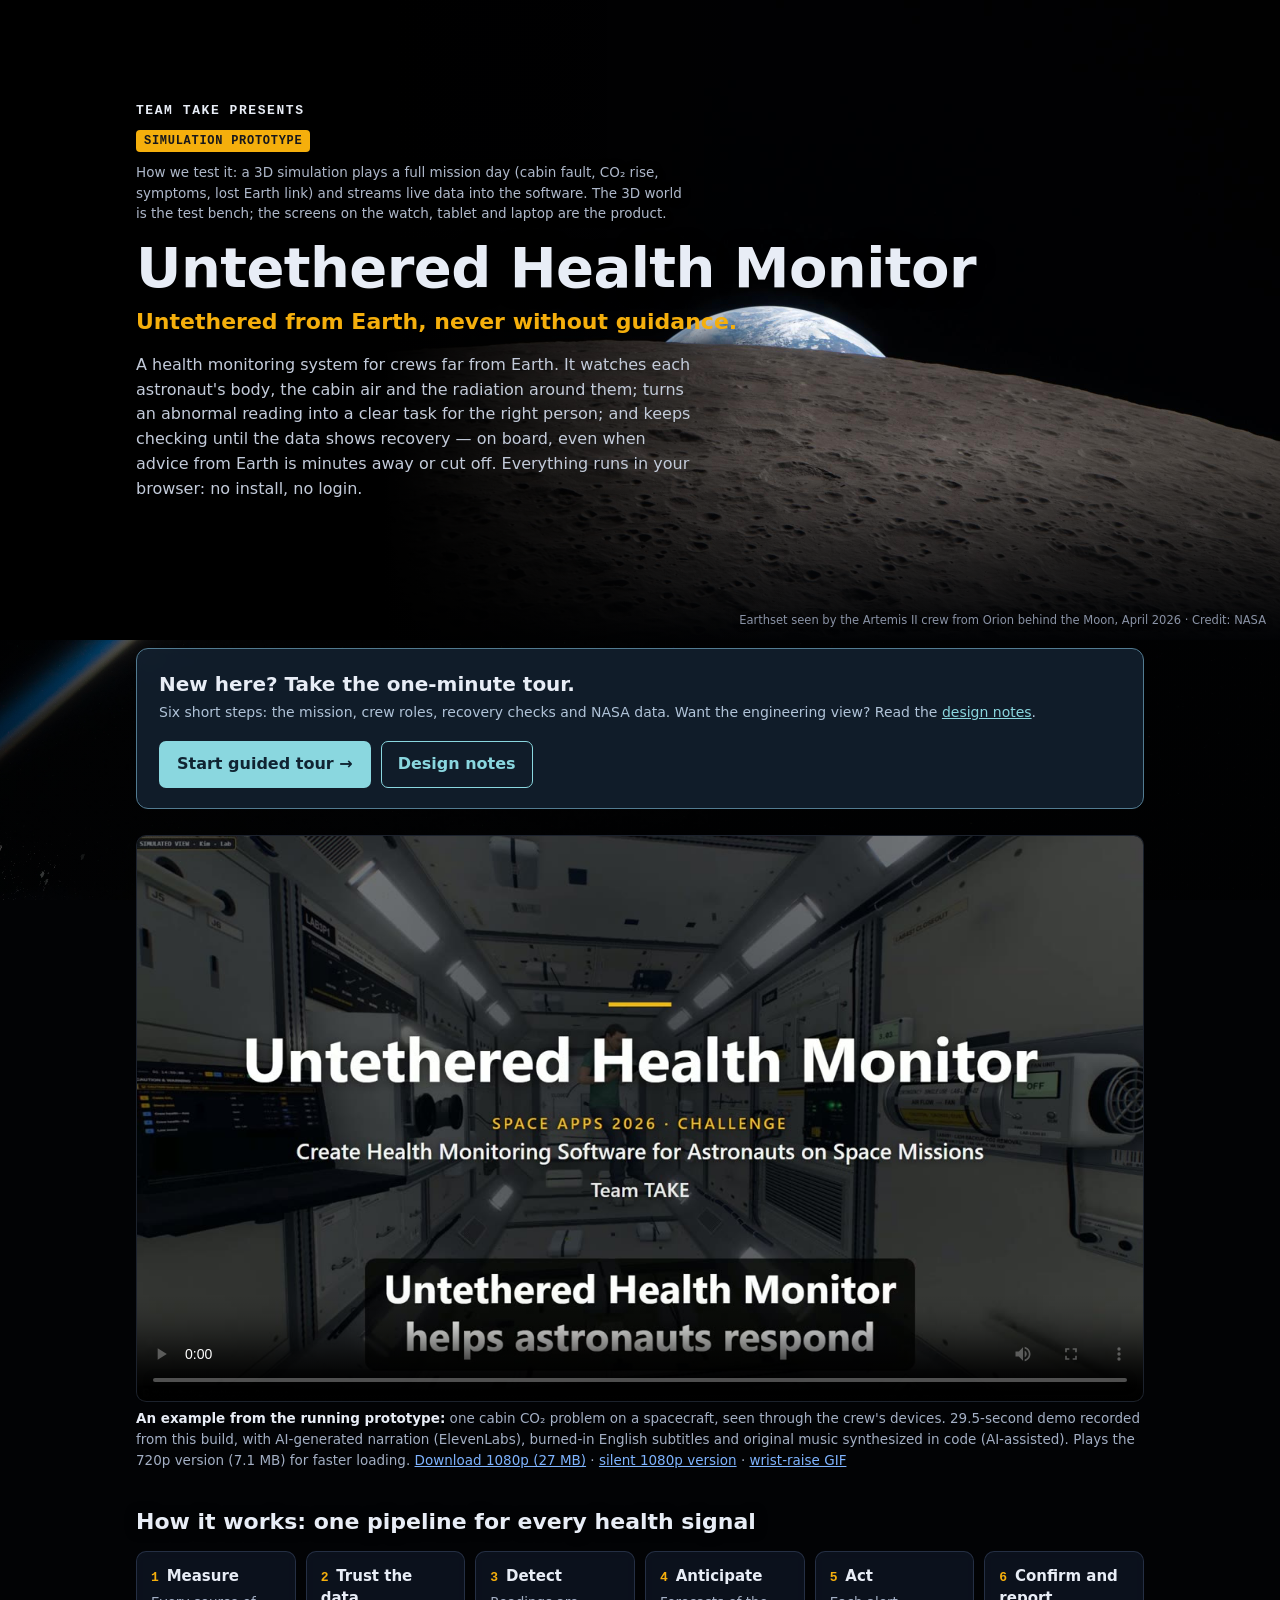
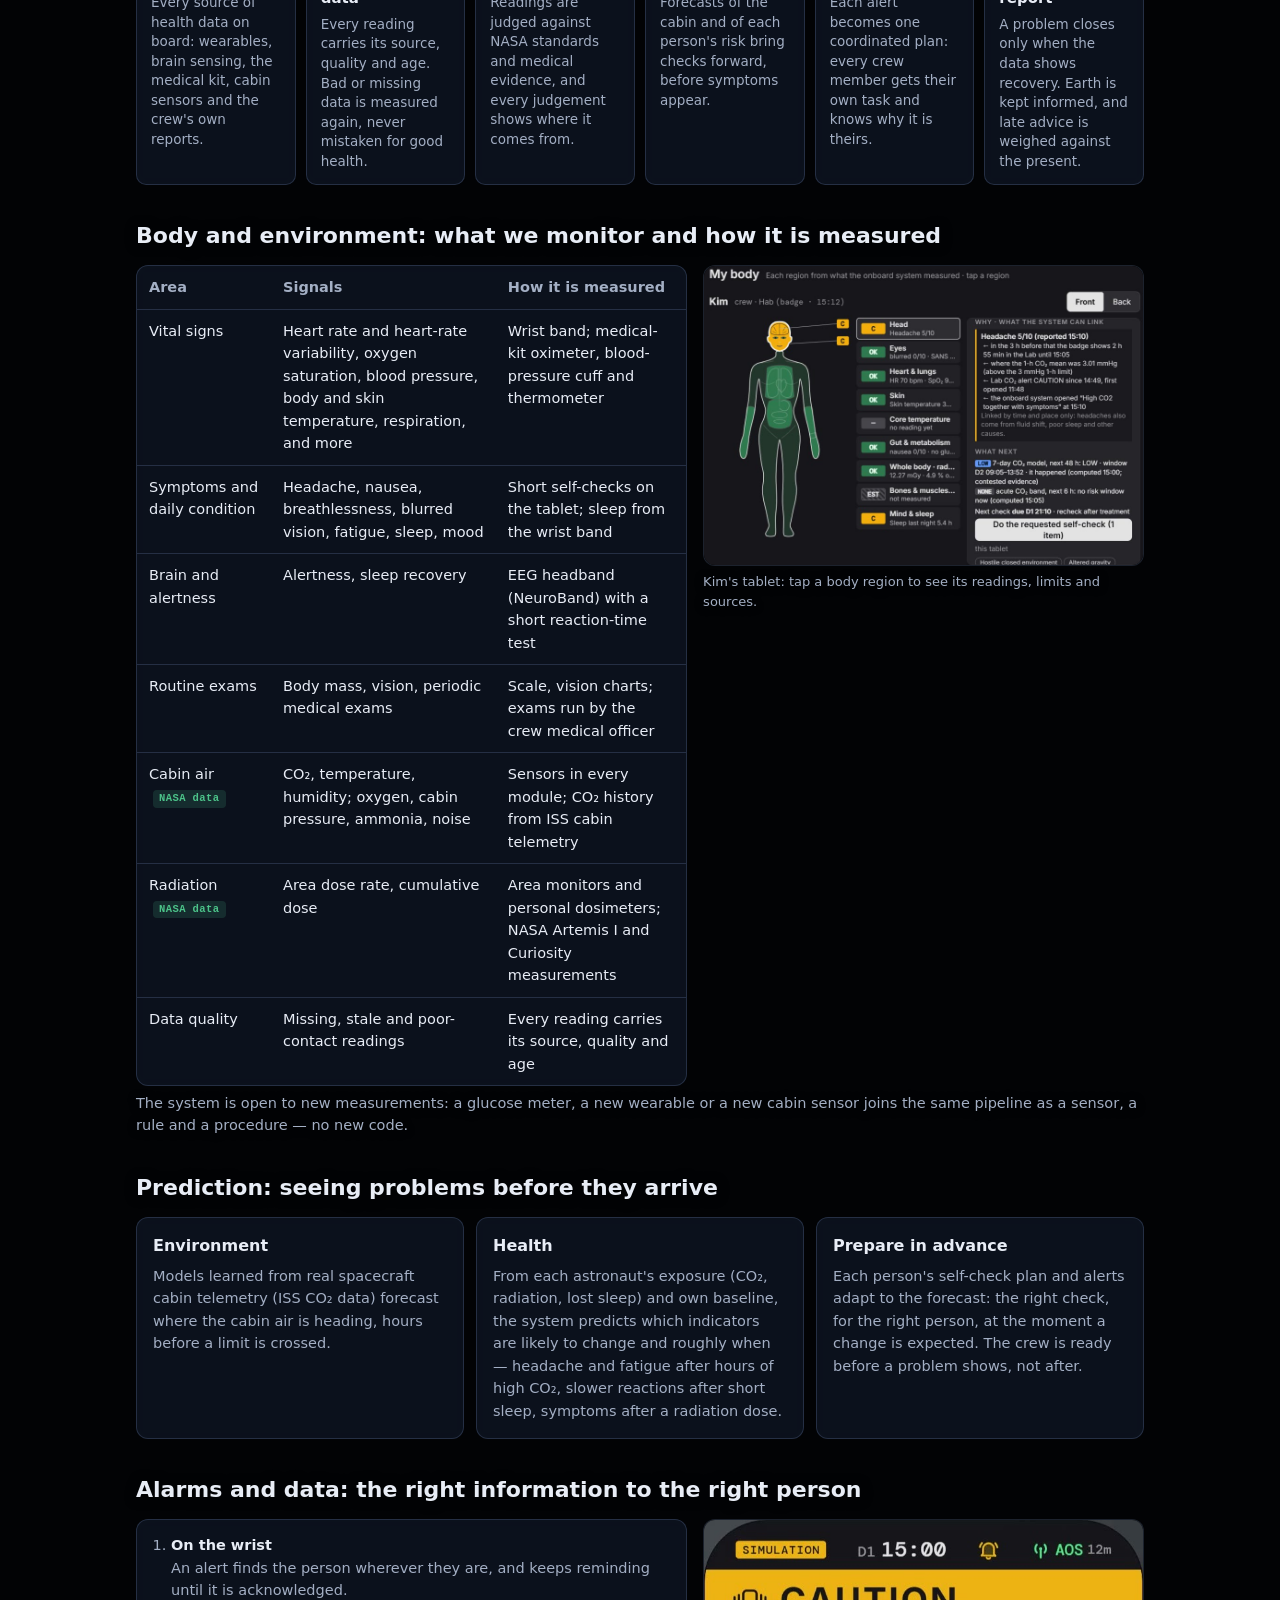
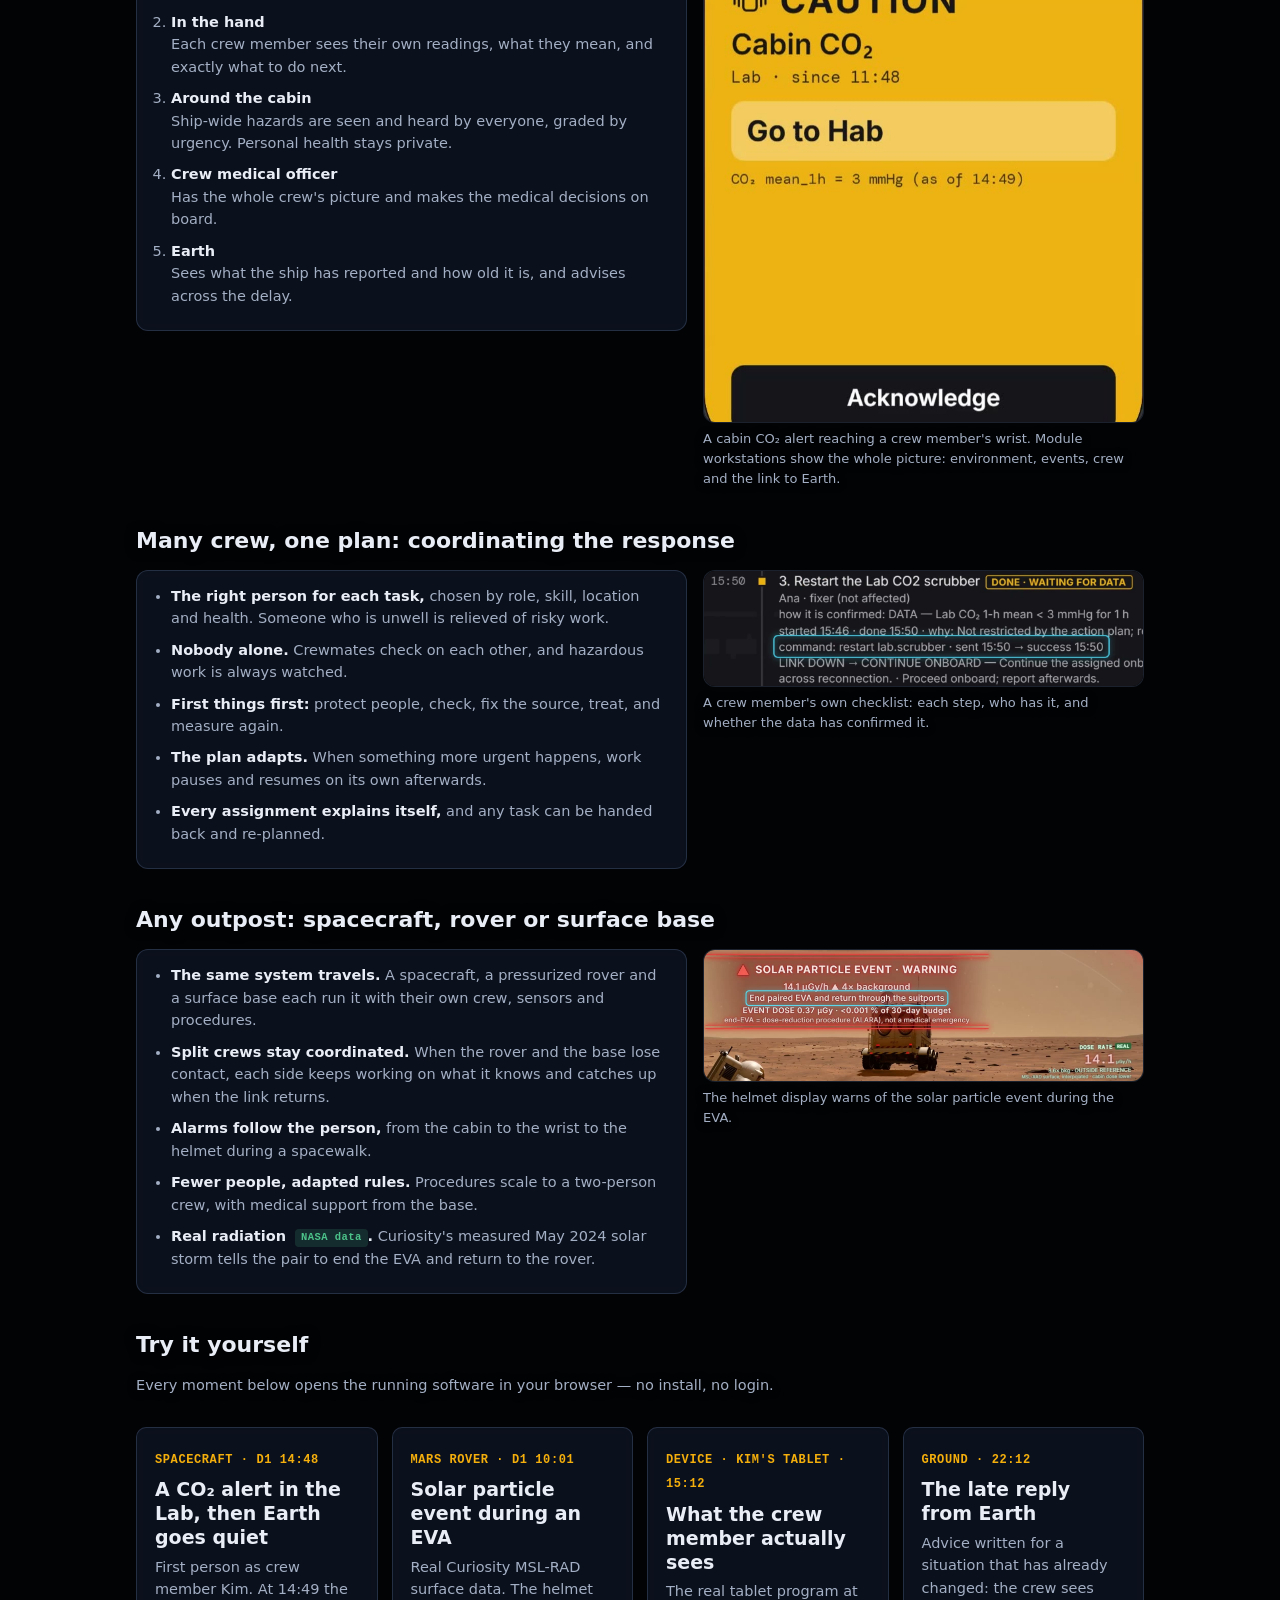
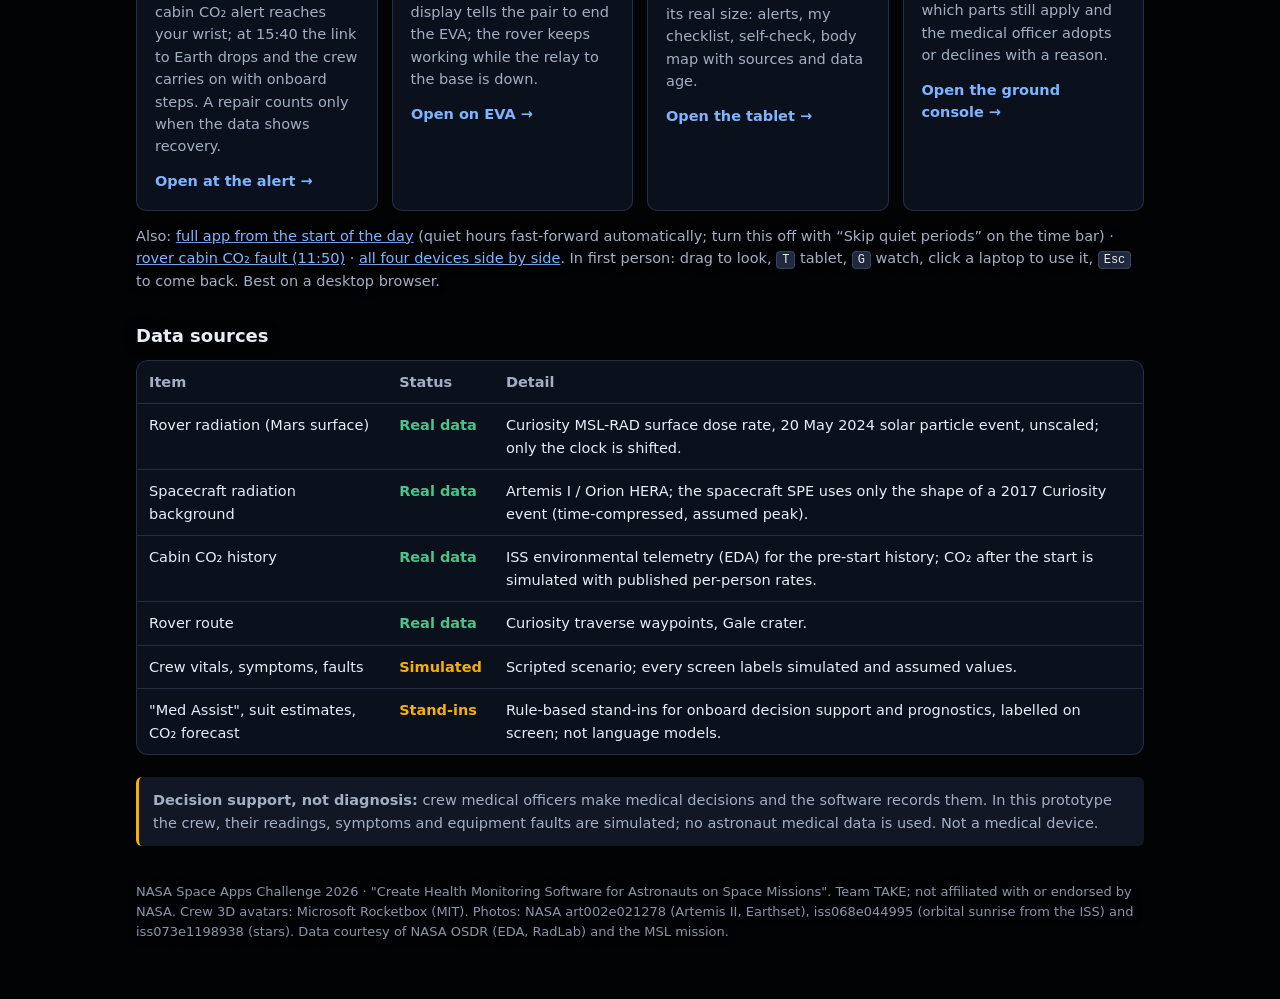
<file: index.html>
<!doctype html>
<html lang="en">
<head>
<meta charset="utf-8">
<meta name="viewport" content="width=device-width, initial-scale=1">
<title>Untethered Health Monitor</title>
<meta name="description" content="Crew health monitoring and response for missions where Earth cannot answer in time. Interactive simulation prototype, NASA Space Apps 2026.">
<style>
  :root { --bg:#0e1320; --panel:#161d2e; --line:#26304a; --text:#e8edf6; --dim:#a3afc4; --accent:#f5af0c; --ok:#4cc38a; --link:#7fb4ff; }
  * { box-sizing:border-box; }
  body { margin:0; background:var(--bg); color:var(--text); font:16px/1.55 Inter, "Segoe UI", system-ui, -apple-system, sans-serif; }
  main { max-width:1040px; margin:0 auto; padding:40px 16px 56px; }
  .team { margin:0 0 10px; color:var(--text); font:600 13px/1 ui-monospace, Consolas, monospace; letter-spacing:.12em; }
  .sim { display:inline-block; background:var(--accent); color:#17171b; font:700 12px/1 ui-monospace, Consolas, monospace; letter-spacing:.06em; padding:5px 8px; border-radius:4px; }
  h1 { font-size:clamp(30px,5vw,46px); line-height:1.1; margin:14px 0 6px; letter-spacing:-.01em; }
  .tag { font-size:clamp(18px,2.6vw,22px); color:var(--accent); margin:0 0 14px; font-weight:600; }
  .lead { color:var(--dim); max-width:760px; margin:0 0 26px; }
  .vid { margin:0 0 26px; } .vid video { width:100%; border-radius:10px; border:1px solid var(--line); background:#000; display:block; } .vid figcaption { color:var(--dim); font-size:13.5px; margin-top:6px; } .vid a { color:var(--link); }
  .grid { display:grid; grid-template-columns:repeat(auto-fit,minmax(230px,1fr)); gap:14px; margin:0 0 14px; }
  a.card { display:block; text-decoration:none; color:var(--text); background:var(--panel); border:1px solid var(--line); border-radius:10px; padding:18px 18px 16px; transition:border-color .15s, transform .15s; }
  a.card:hover, a.card:focus-visible { border-color:var(--accent); transform:translateY(-2px); outline:none; }
  .card .k { font:600 12px/1 ui-monospace, Consolas, monospace; color:var(--accent); letter-spacing:.05em; }
  .card h2 { font-size:19px; margin:8px 0 6px; line-height:1.25; }
  .card p { margin:0; color:var(--dim); font-size:14.5px; }
  .card .go { display:inline-block; margin-top:12px; color:var(--link); font-weight:600; font-size:14.5px; }
  .more { margin:6px 0 30px; color:var(--dim); font-size:14.5px; }
  .more a { color:var(--link); }
  .note { background:#1b2236; border-left:3px solid var(--accent); padding:12px 14px; border-radius:6px; color:var(--dim); font-size:14.5px; margin:0 0 30px; }
  h3 { font-size:18px; margin:28px 0 10px; }
  table { width:100%; border-collapse:collapse; font-size:14.5px; }
  th, td { text-align:left; padding:8px 10px; border-bottom:1px solid var(--line); vertical-align:top; }
  th { color:var(--dim); font-weight:600; }
  .r { color:var(--ok); font-weight:600; } .s { color:var(--accent); font-weight:600; }
  ul { padding-left:20px; color:var(--dim); } li { margin:4px 0; }
  kbd { font:12px ui-monospace, Consolas, monospace; background:#222b40; border:1px solid var(--line); border-radius:4px; padding:1px 5px; color:var(--text); }
  footer { margin-top:36px; color:#7d889c; font-size:13px; }
  h3.sec { font-size:22px; margin:34px 0 12px; }
  ol.flow { list-style:none; counter-reset:f; padding:0; margin:0 0 6px; display:grid; grid-template-columns:repeat(auto-fit,minmax(150px,1fr)); gap:10px; }
  ol.flow li { counter-increment:f; background:var(--panel); border:1px solid var(--line); border-radius:10px; padding:14px 14px 13px; margin:0; color:var(--dim); font-size:13.5px; line-height:1.45; }
  ol.flow li b { display:block; color:var(--text); font-size:15px; margin-bottom:5px; }
  ol.flow li b::before { content:counter(f) "  "; color:var(--accent); font:700 13px ui-monospace, Consolas, monospace; }
  table.cover td:first-child { color:var(--text); white-space:nowrap; }
  @media (max-width:640px) { th:nth-child(3), td:nth-child(3) { display:none; } table.cover th:nth-child(3), table.cover td:nth-child(3) { display:table-cell; } table.cover td:first-child { white-space:normal; } }
  /* First screen: Artemis II "Earthset" photo (NASA). Text sits on the black sky at the left; Earth and the Moon on the right. */
  .hero { position:relative; min-height:min(640px, 82vh); background:#000; overflow:hidden; display:flex; align-items:center; }
  .hero::before { content:""; position:absolute; inset:0; background:url(media/earthset-art002e021278.jpg) right bottom / auto 100% no-repeat; }
  .hero::after { content:""; position:absolute; inset:0; background:linear-gradient(90deg, #000 0%, #000 30%, rgba(0,0,0,.55) 46%, rgba(0,0,0,0) 62%), linear-gradient(180deg, rgba(0,0,0,0) 72%, var(--bg) 100%); }
  .hero-in { position:relative; z-index:1; width:100%; max-width:1040px; margin:0 auto; padding:56px 16px 64px; }
  .hero-in .lead { max-width:560px; color:#c3cbda; }
  .hero-in .simnote { max-width:560px; margin:10px 0 0; color:#aeb8ca; font-size:13.5px; line-height:1.5; text-shadow:0 1px 8px #000; }
  .hero h1 { font-size:clamp(34px,5.6vw,56px); text-shadow:0 2px 18px rgba(0,0,0,.7); }
  .hero .credit { position:absolute; z-index:1; right:14px; bottom:10px; margin:0; color:#8a93a6; font-size:11.5px; text-shadow:0 1px 6px #000; }
  main { padding-top:8px; }

  /* Whole page: deep space. NASA star field (iss073e1198938) and faint space-blue glows stay fixed behind everything;
     every content block is a translucent "glass" panel floating over it. Same palette as the 7-slide deck. */
  :root { --bg:#020305; --panel:rgba(18,26,44,.62); --line:rgba(140,170,225,.20); --glass-blur:blur(8px) saturate(120%); }
  html { background:#020305; }
  body { background:transparent; position:relative; }
  body::before { content:""; position:fixed; inset:0; z-index:-2; pointer-events:none;
    background:radial-gradient(1500px 900px at 0% 0%, rgba(15,34,70,.55), rgba(15,34,70,0) 70%),
               linear-gradient(rgba(2,3,5,.42), rgba(2,3,5,.42)),
               url(media/iss068e044995.jpg) 70% 60% / cover no-repeat, #020305; }
  body::after { content:""; position:fixed; inset:0; z-index:-1; pointer-events:none; opacity:.85;
    background:url(media/stars-iss073e1198938.png) center / cover no-repeat; }
  .hero { background:transparent; }
  a.card, ol.flow li, .note, .vid video, section[aria-label="Start here"] { -webkit-backdrop-filter:var(--glass-blur); backdrop-filter:var(--glass-blur); }
  section[aria-label="Start here"] { background:rgba(23,40,59,.70) !important; }
  .note { background:rgba(27,34,54,.70); }
  table { border-collapse:separate; border-spacing:0; background:var(--panel); border:1px solid var(--line); border-radius:12px; overflow:hidden; -webkit-backdrop-filter:var(--glass-blur); backdrop-filter:var(--glass-blur); }
  tr:last-child td { border-bottom:0; }
  th, td { padding:10px 12px; }
  h3.sec, h3 { text-shadow:0 1px 12px rgba(0,0,0,.8); }
  .more, footer { text-shadow:0 1px 8px rgba(0,0,0,.9); }
  footer { color:#8b95a8; }
  .duo { display:grid; grid-template-columns:1.25fr 1fr; gap:16px; align-items:start; }
  .tri { display:grid; grid-template-columns:repeat(auto-fit,minmax(240px,1fr)); gap:12px; }
  .box, ol.ladder, ul.pts { background:var(--panel); border:1px solid var(--line); border-radius:12px; -webkit-backdrop-filter:var(--glass-blur); backdrop-filter:var(--glass-blur); }
  .box { padding:16px; color:var(--dim); font-size:14.5px; } .box b { display:block; color:var(--text); font-size:16px; margin-bottom:6px; }
  ol.ladder, ul.pts { margin:0; padding:14px 18px 14px 34px; color:var(--dim); font-size:14.5px; }
  ol.ladder li, ul.pts li { margin:0 0 9px; } ol.ladder li b { color:var(--text); display:block; }
  ul.pts li b { color:var(--text); }
  figure.clip { margin:0; } figure.clip video { width:100%; display:block; border-radius:12px; border:1px solid var(--line); background:#000; }
  figure.clip figcaption { color:var(--dim); font-size:13px; margin-top:6px; text-shadow:0 1px 8px #000; }
  .nasa { display:inline-block; margin-left:4px; padding:1px 6px; border-radius:4px; background:rgba(76,195,138,.16); color:var(--ok); font:700 10.5px/1.5 ui-monospace, Consolas, monospace; letter-spacing:.04em; vertical-align:1px; }
  table.cover td:first-child { white-space:normal; min-width:120px; }
  @media (max-width:900px) { .duo { grid-template-columns:1fr; } }
  @media (max-width:900px) {
    .hero { min-height:auto; }
    .hero::before { background-size:cover; background-position:62% bottom; }
    .hero::after { background:linear-gradient(180deg, rgba(0,0,0,.82) 0%, rgba(0,0,0,.66) 55%, var(--bg) 100%); }
    .hero-in { padding:40px 16px 70px; }
    .hero .credit { left:16px; right:16px; }
  }
</style>
</head>
<body>
<header class="hero">
  <div class="hero-in">
    <p class="team">TEAM TAKE PRESENTS</p>
    <span class="sim">SIMULATION PROTOTYPE</span>
    <p class="simnote">How we test it: a 3D simulation plays a full mission day (cabin fault, CO₂ rise, symptoms, lost Earth link) and streams live data into the software. The 3D world is the test bench; the screens on the watch, tablet and laptop are the product.</p>
    <h1>Untethered Health Monitor</h1>
    <p class="tag">Untethered from Earth, never without guidance.</p>
    <p class="lead">A health monitoring system for crews far from Earth. It watches each astronaut's body, the cabin air and the radiation around them; turns an abnormal reading into a clear task for the right person; and keeps checking until the data shows recovery — on board, even when advice from Earth is minutes away or cut off. Everything runs in your browser: no install, no login.</p>
  </div>
  <p class="credit">Earthset seen by the Artemis II crew from Orion behind the Moon, April 2026 · Credit: NASA</p>
</header>
<main>

  <section aria-label="Start here" style="display:flex;align-items:center;justify-content:space-between;gap:16px;flex-wrap:wrap;padding:20px 22px;margin:0 0 26px;border:1px solid #527b91;border-radius:12px;background:#17283b">
    <div><strong style="display:block;font-size:20px;color:#e8edf6">New here? Take the one-minute tour.</strong><span style="color:#b0c3d8;font-size:14px">Six short steps: the mission, crew roles, recovery checks and NASA data. Want the engineering view? Read the <a href="media/design/" style="color:#8ad7df">design notes</a>.</span></div>
    <span style="display:flex;gap:10px;flex-wrap:wrap"><a href="media/judge-guide/" style="display:inline-block;padding:11px 18px;background:#8ad7df;color:#102432;font-weight:700;text-decoration:none;border-radius:7px">Start guided tour →</a><a href="media/design/" style="display:inline-block;padding:10px 16px;border:1px solid #8ad7df;color:#8ad7df;font-weight:700;text-decoration:none;border-radius:7px">Design notes</a></span>
  </section>

  <figure class="vid">
    <video controls playsinline preload="metadata" poster="media/poster.jpg?v=3" src="media/astro-health-monitor-narrated-720p.mp4?v=3">Your browser cannot play this video. <a href="media/astro-health-monitor-narrated-720p.mp4?v=3">Download it</a>.</video>
    <figcaption><b style="color:var(--text)">An example from the running prototype:</b> one cabin CO₂ problem on a spacecraft, seen through the crew's devices. 29.5-second demo recorded from this build, with AI-generated narration (ElevenLabs), burned-in English subtitles and original music synthesized in code (AI-assisted). Plays the 720p version (7.1 MB) for faster loading. <a href="media/astro-health-monitor-narrated.mp4?v=3" download>Download 1080p (27 MB)</a> · <a href="media/astro-health-monitor-29.5s.mp4?v=3" download>silent 1080p version</a> · <a href="media/wrist-raise.gif">wrist-raise GIF</a></figcaption>
  </figure>

  <h3 class="sec">How it works: one pipeline for every health signal</h3>
  <ol class="flow">
    <li><b>Measure</b>Every source of health data on board: wearables, brain sensing, the medical kit, cabin sensors and the crew's own reports.</li>
    <li><b>Trust the data</b>Every reading carries its source, quality and age. Bad or missing data is measured again, never mistaken for good health.</li>
    <li><b>Detect</b>Readings are judged against NASA standards and medical evidence, and every judgement shows where it comes from.</li>
    <li><b>Anticipate</b>Forecasts of the cabin and of each person's risk bring checks forward, before symptoms appear.</li>
    <li><b>Act</b>Each alert becomes one coordinated plan: every crew member gets their own task and knows why it is theirs.</li>
    <li><b>Confirm and report</b>A problem closes only when the data shows recovery. Earth is kept informed, and late advice is weighed against the present.</li>
  </ol>

  <h3 class="sec">Body and environment: what we monitor and how it is measured</h3>
  <div class="duo">
    <table class="cover">
      <tr><th>Area</th><th>Signals</th><th>How it is measured</th></tr>
      <tr><td>Vital signs</td><td>Heart rate and heart-rate variability, oxygen saturation, blood pressure, body and skin temperature, respiration, and more</td><td>Wrist band; medical-kit oximeter, blood-pressure cuff and thermometer</td></tr>
      <tr><td>Symptoms and daily condition</td><td>Headache, nausea, breathlessness, blurred vision, fatigue, sleep, mood</td><td>Short self-checks on the tablet; sleep from the wrist band</td></tr>
      <tr><td>Brain and alertness</td><td>Alertness, sleep recovery</td><td>EEG headband (NeuroBand) with a short reaction-time test</td></tr>
      <tr><td>Routine exams</td><td>Body mass, vision, periodic medical exams</td><td>Scale, vision charts; exams run by the crew medical officer</td></tr>
      <tr><td>Cabin air <span class="nasa">NASA data</span></td><td>CO₂, temperature, humidity; oxygen, cabin pressure, ammonia, noise</td><td>Sensors in every module; CO₂ history from ISS cabin telemetry</td></tr>
      <tr><td>Radiation <span class="nasa">NASA data</span></td><td>Area dose rate, cumulative dose</td><td>Area monitors and personal dosimeters; NASA Artemis I and Curiosity measurements</td></tr>
      <tr><td>Data quality</td><td>Missing, stale and poor-contact readings</td><td>Every reading carries its source, quality and age</td></tr>
    </table>
    <figure class="clip"><video autoplay muted loop playsinline preload="metadata" poster="media/slides/media/bodymap-poster.jpg" src="media/slides/media/bodymap.mp4"></video><figcaption>Kim's tablet: tap a body region to see its readings, limits and sources.</figcaption></figure>
  </div>
  <p class="more">The system is open to new measurements: a glucose meter, a new wearable or a new cabin sensor joins the same pipeline as a sensor, a rule and a procedure — no new code.</p>

  <h3 class="sec">Prediction: seeing problems before they arrive</h3>
  <div class="tri">
    <div class="box"><b>Environment</b>Models learned from real spacecraft cabin telemetry (ISS CO₂ data) forecast where the cabin air is heading, hours before a limit is crossed.</div>
    <div class="box"><b>Health</b>From each astronaut's exposure (CO₂, radiation, lost sleep) and own baseline, the system predicts which indicators are likely to change and roughly when — headache and fatigue after hours of high CO₂, slower reactions after short sleep, symptoms after a radiation dose.</div>
    <div class="box"><b>Prepare in advance</b>Each person's self-check plan and alerts adapt to the forecast: the right check, for the right person, at the moment a change is expected. The crew is ready before a problem shows, not after.</div>
  </div>

  <h3 class="sec">Alarms and data: the right information to the right person</h3>
  <div class="duo">
    <ol class="ladder">
      <li><b>On the wrist</b>An alert finds the person wherever they are, and keeps reminding until it is acknowledged.</li>
      <li><b>In the hand</b>Each crew member sees their own readings, what they mean, and exactly what to do next.</li>
      <li><b>Around the cabin</b>Ship-wide hazards are seen and heard by everyone, graded by urgency. Personal health stays private.</li>
      <li><b>Crew medical officer</b>Has the whole crew's picture and makes the medical decisions on board.</li>
      <li><b>Earth</b>Sees what the ship has reported and how old it is, and advises across the delay.</li>
    </ol>
    <figure class="clip"><video autoplay muted loop playsinline preload="metadata" poster="media/slides/media/alerts-poster.jpg" src="media/slides/media/alerts.mp4"></video><figcaption>A cabin CO₂ alert reaching a crew member's wrist. Module workstations show the whole picture: environment, events, crew and the link to Earth.</figcaption></figure>
  </div>

  <h3 class="sec">Many crew, one plan: coordinating the response</h3>
  <div class="duo">
    <ul class="pts">
      <li><b>The right person for each task,</b> chosen by role, skill, location and health. Someone who is unwell is relieved of risky work.</li>
      <li><b>Nobody alone.</b> Crewmates check on each other, and hazardous work is always watched.</li>
      <li><b>First things first:</b> protect people, check, fix the source, treat, and measure again.</li>
      <li><b>The plan adapts.</b> When something more urgent happens, work pauses and resumes on its own afterwards.</li>
      <li><b>Every assignment explains itself,</b> and any task can be handed back and re-planned.</li>
    </ul>
    <figure class="clip"><video autoplay muted loop playsinline preload="metadata" poster="media/slides/media/steps-poster.jpg" src="media/slides/media/steps.mp4"></video><figcaption>A crew member's own checklist: each step, who has it, and whether the data has confirmed it.</figcaption></figure>
  </div>

  <h3 class="sec">Any outpost: spacecraft, rover or surface base</h3>
  <div class="duo">
    <ul class="pts">
      <li><b>The same system travels.</b> A spacecraft, a pressurized rover and a surface base each run it with their own crew, sensors and procedures.</li>
      <li><b>Split crews stay coordinated.</b> When the rover and the base lose contact, each side keeps working on what it knows and catches up when the link returns.</li>
      <li><b>Alarms follow the person,</b> from the cabin to the wrist to the helmet during a spacewalk.</li>
      <li><b>Fewer people, adapted rules.</b> Procedures scale to a two-person crew, with medical support from the base.</li>
      <li><b>Real radiation <span class="nasa">NASA data</span>.</b> Curiosity's measured May 2024 solar storm tells the pair to end the EVA and return to the rover.</li>
    </ul>
    <figure class="clip"><video autoplay muted loop playsinline preload="metadata" poster="media/slides/media/mars-poster.jpg" src="media/slides/media/mars.mp4"></video><figcaption>The helmet display warns of the solar particle event during the EVA.</figcaption></figure>
  </div>

  <h3 class="sec">Try it yourself</h3>
  <p class="more">Every moment below opens the running software in your browser — no install, no login.</p>
  <div class="grid">
    <a class="card" href="app.html?t=14:48&amp;play=1&amp;speed=10">
      <span class="k">SPACECRAFT · D1 14:48</span>
      <h2>A CO₂ alert in the Lab, then Earth goes quiet</h2>
      <p>First person as crew member Kim. At 14:49 the cabin CO₂ alert reaches your wrist; at 15:40 the link to Earth drops and the crew carries on with onboard steps. A repair counts only when the data shows recovery.</p>
      <span class="go">Open at the alert →</span>
    </a>
    <a class="card" href="app.html?mission=rover&amp;t=10:01&amp;play=1&amp;speed=5">
      <span class="k">MARS ROVER · D1 10:01</span>
      <h2>Solar particle event during an EVA</h2>
      <p>Real Curiosity MSL-RAD surface data. The helmet display tells the pair to end the EVA; the rover keeps working while the relay to the base is down.</p>
      <span class="go">Open on EVA →</span>
    </a>
    <a class="card" href="app.html?app=tablet&amp;t=15:12">
      <span class="k">DEVICE · KIM'S TABLET · 15:12</span>
      <h2>What the crew member actually sees</h2>
      <p>The real tablet program at its real size: alerts, my checklist, self-check, body map with sources and data age.</p>
      <span class="go">Open the tablet →</span>
    </a>
    <a class="card" href="app.html?app=ground&amp;t=22:12">
      <span class="k">GROUND · 22:12</span>
      <h2>The late reply from Earth</h2>
      <p>Advice written for a situation that has already changed: the crew sees which parts still apply and the medical officer adopts or declines with a reason.</p>
      <span class="go">Open the ground console →</span>
    </a>
  </div>
  <p class="more">Also: <a href="app.html?play=1">full app from the start of the day</a> (quiet hours fast-forward automatically; turn this off with “Skip quiet periods” on the time bar) · <a href="app.html?mission=rover&amp;t=11:50&amp;play=1&amp;speed=5">rover cabin CO₂ fault (11:50)</a> · <a href="app.html?app=devices&amp;t=15:12">all four devices side by side</a>. In first person: drag to look, <kbd>T</kbd> tablet, <kbd>G</kbd> watch, click a laptop to use it, <kbd>Esc</kbd> to come back. Best on a desktop browser.</p>

  <h3>Data sources</h3>
  <table>
    <tr><th>Item</th><th>Status</th><th>Detail</th></tr>
    <tr><td>Rover radiation (Mars surface)</td><td class="r">Real data</td><td>Curiosity MSL-RAD surface dose rate, 20 May 2024 solar particle event, unscaled; only the clock is shifted.</td></tr>
    <tr><td>Spacecraft radiation background</td><td class="r">Real data</td><td>Artemis I / Orion HERA; the spacecraft SPE uses only the shape of a 2017 Curiosity event (time-compressed, assumed peak).</td></tr>
    <tr><td>Cabin CO₂ history</td><td class="r">Real data</td><td>ISS environmental telemetry (EDA) for the pre-start history; CO₂ after the start is simulated with published per-person rates.</td></tr>
    <tr><td>Rover route</td><td class="r">Real data</td><td>Curiosity traverse waypoints, Gale crater.</td></tr>
    <tr><td>Crew vitals, symptoms, faults</td><td class="s">Simulated</td><td>Scripted scenario; every screen labels simulated and assumed values.</td></tr>
    <tr><td>"Med Assist", suit estimates, CO₂ forecast</td><td class="s">Stand-ins</td><td>Rule-based stand-ins for onboard decision support and prognostics, labelled on screen; not language models.</td></tr>
  </table>

  <div class="note" style="margin-top:22px"><b>Decision support, not diagnosis:</b> crew medical officers make medical decisions and the software records them. In this prototype the crew, their readings, symptoms and equipment faults are simulated; no astronaut medical data is used. Not a medical device.</div>

  <footer>NASA Space Apps Challenge 2026 · "Create Health Monitoring Software for Astronauts on Space Missions". Team TAKE; not affiliated with or endorsed by NASA. Crew 3D avatars: Microsoft Rocketbox (MIT). Photos: NASA art002e021278 (Artemis II, Earthset), iss068e044995 (orbital sunrise from the ISS) and iss073e1198938 (stars). Data courtesy of NASA OSDR (EDA, RadLab) and the MSL mission.</footer>
</main>
</body>
</html>
</file>
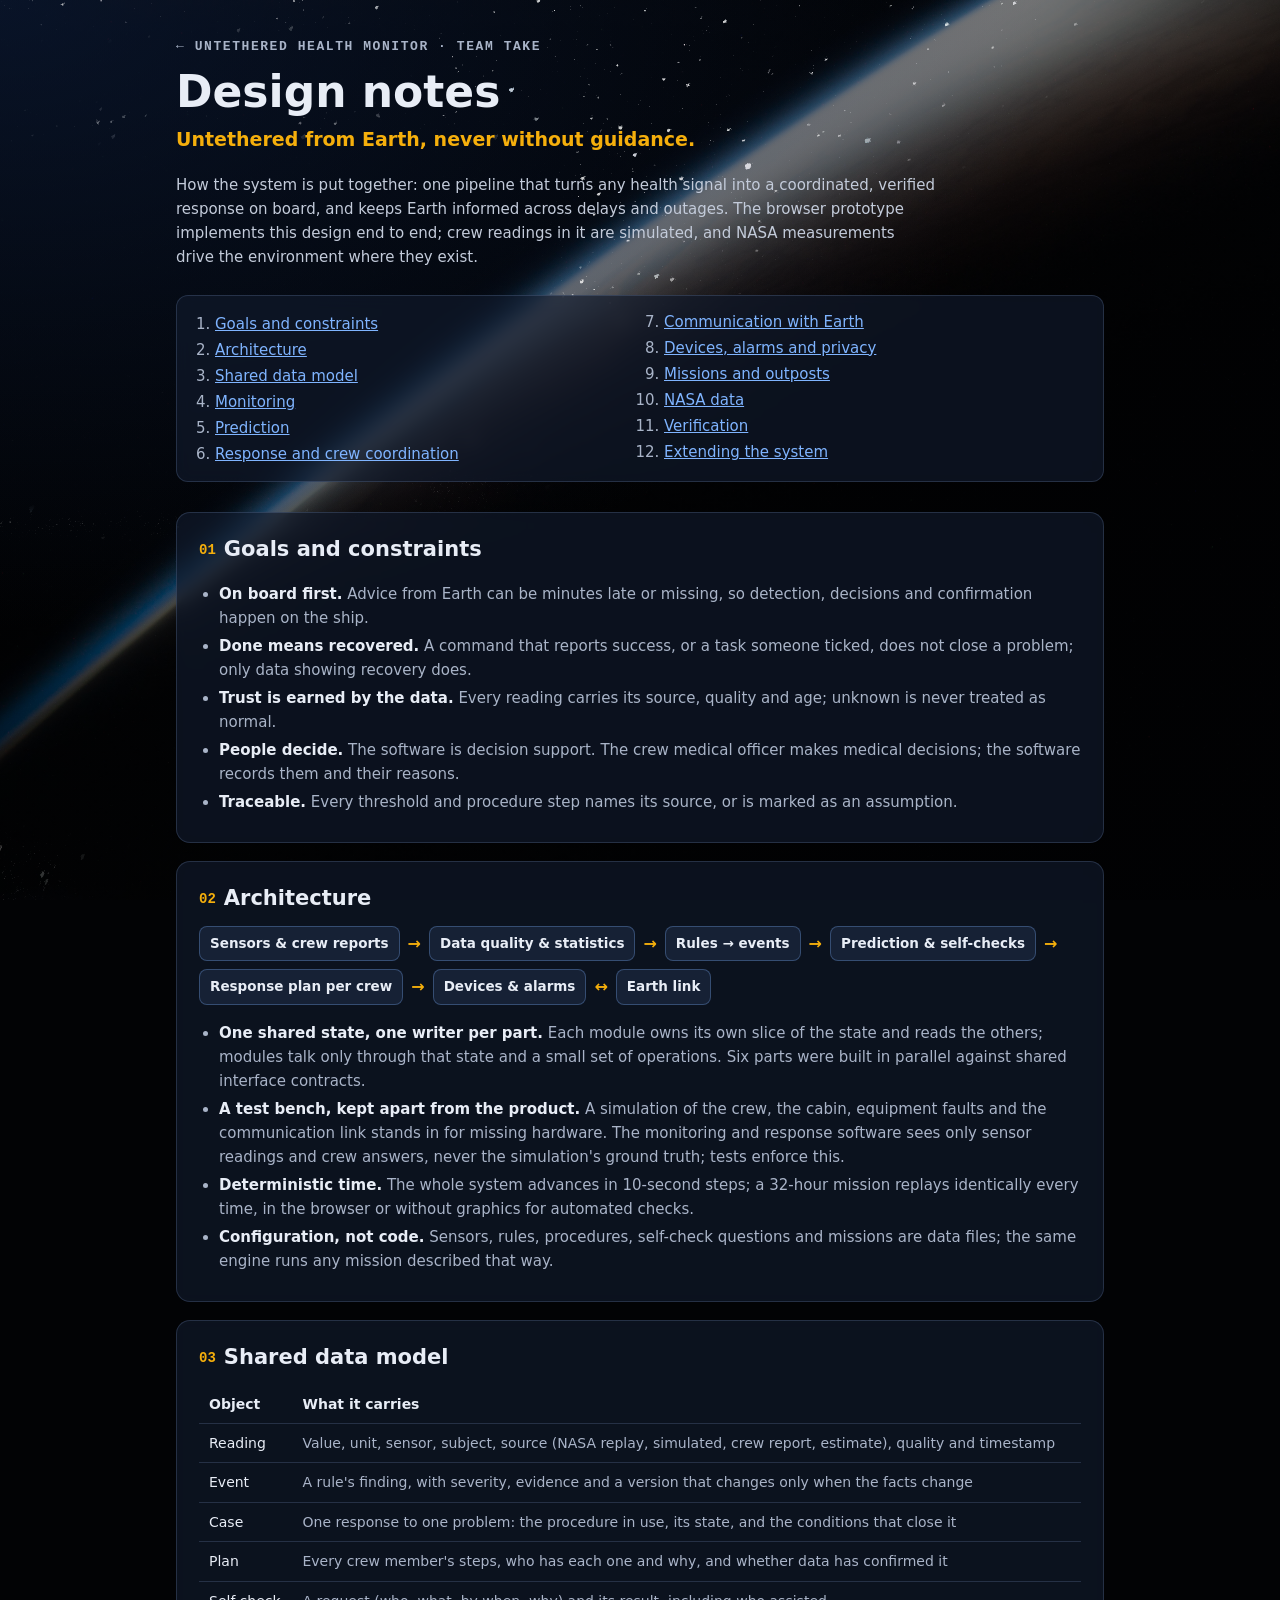
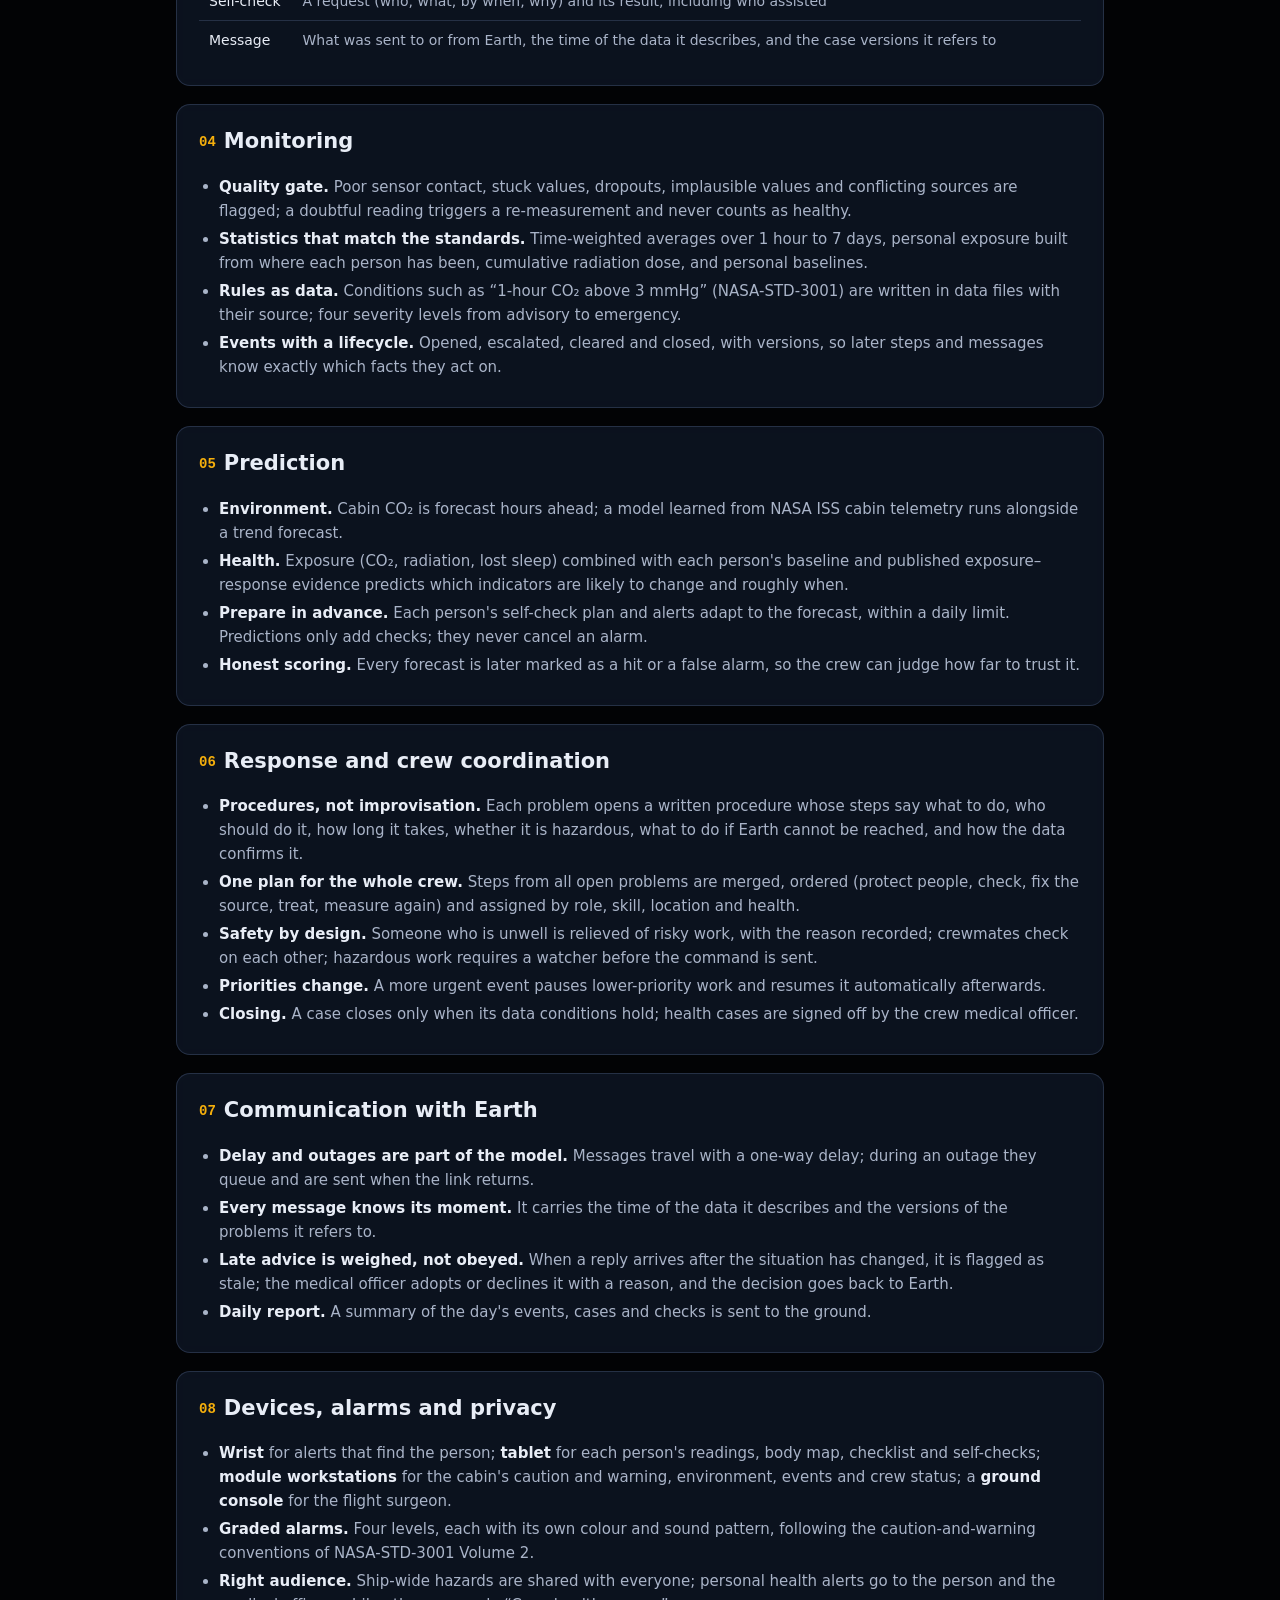
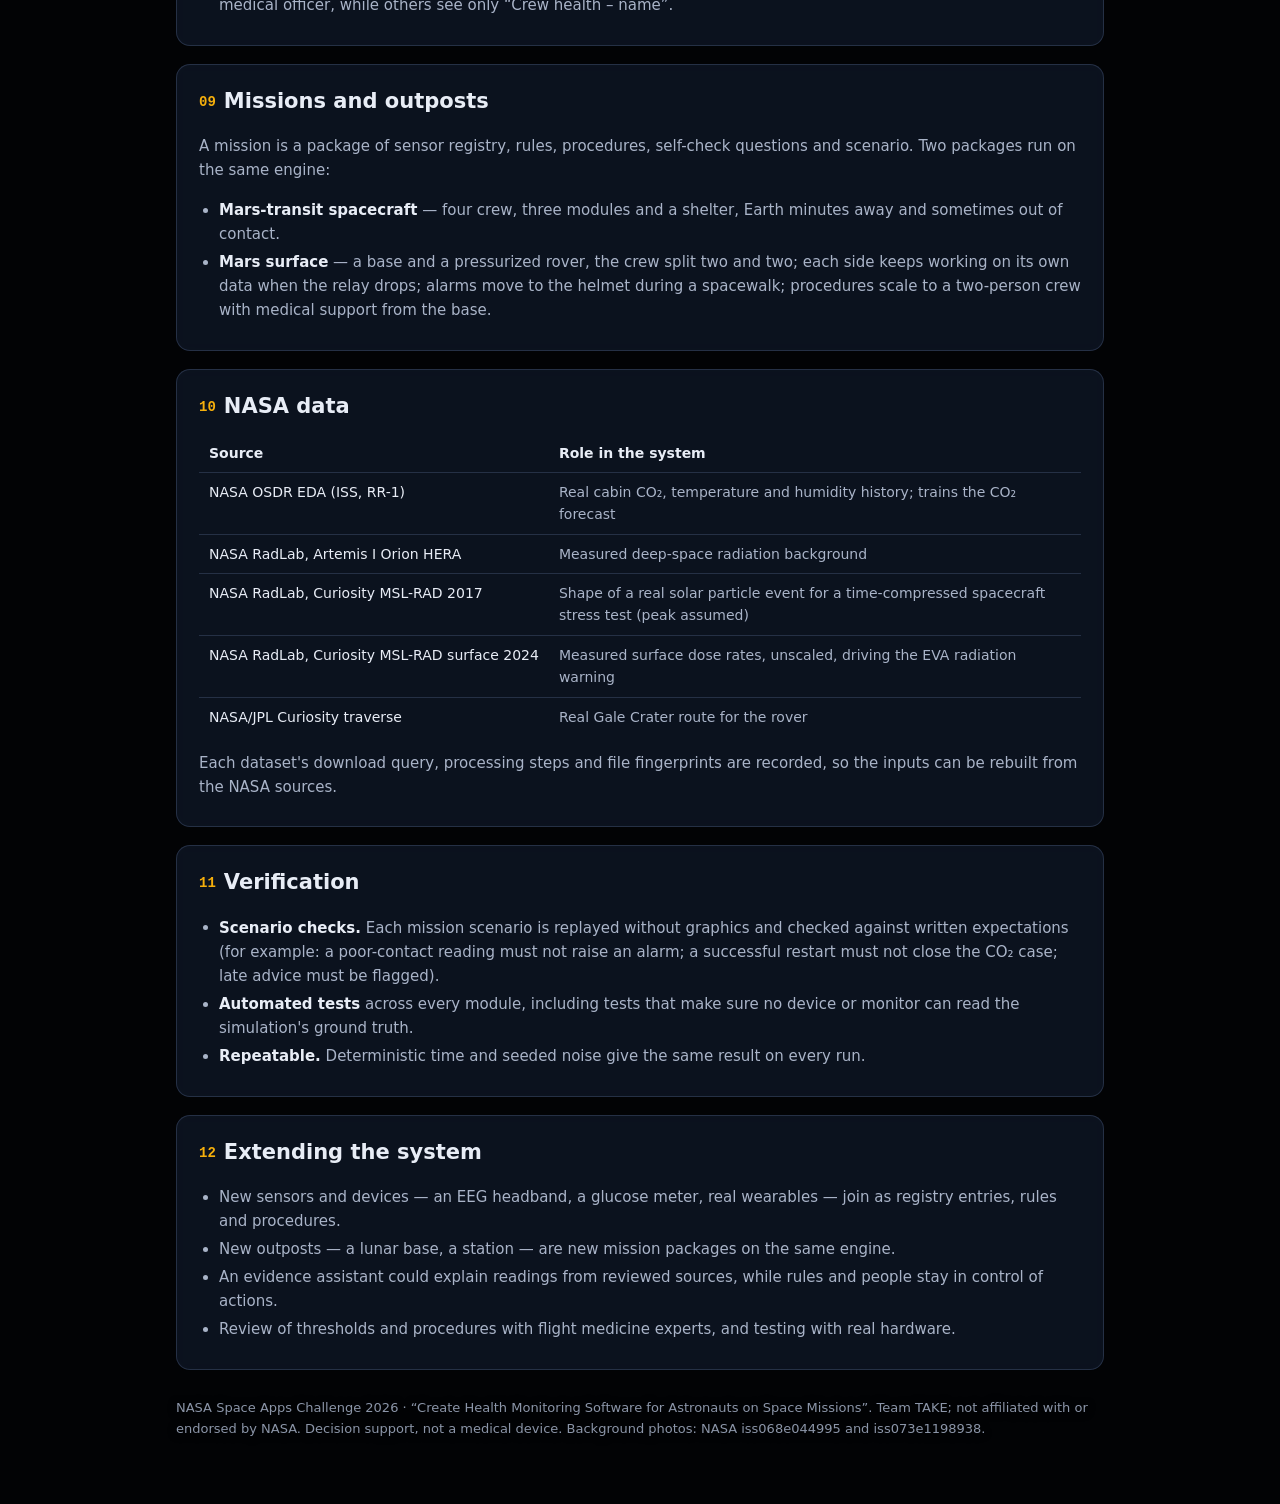
<file: media/design/index.html>
<!doctype html>
<html lang="en">
<head>
<meta charset="utf-8">
<meta name="viewport" content="width=device-width, initial-scale=1">
<title>Design notes · Untethered Health Monitor</title>
<meta name="description" content="How Untethered Health Monitor is designed: architecture, data flow, monitoring, prediction, crew coordination, communication with Earth and NASA data. Team TAKE, NASA Space Apps 2026.">
<style>
  :root { --bg:#020305; --panel:rgba(18,26,44,.66); --line:rgba(140,170,225,.20); --text:#e8edf6; --dim:#a9b4c8; --accent:#f5af0c; --link:#7fb4ff; --ok:#4cc38a; }
  * { box-sizing:border-box; }
  html { background:#020305; }
  body { margin:0; color:var(--text); font:16px/1.6 Inter, "Segoe UI", system-ui, -apple-system, sans-serif; background:transparent; }
  body::before { content:""; position:fixed; inset:0; z-index:-2; pointer-events:none;
    background:radial-gradient(1500px 900px at 0% 0%, rgba(15,34,70,.55), rgba(15,34,70,0) 70%),
               linear-gradient(rgba(2,3,5,.55), rgba(2,3,5,.55)),
               url(../iss068e044995.jpg) 70% 60% / cover no-repeat, #020305; }
  body::after { content:""; position:fixed; inset:0; z-index:-1; pointer-events:none; opacity:.8; background:url(../stars-iss073e1198938.png) center / cover no-repeat; }
  main { max-width:960px; margin:0 auto; padding:40px 16px 64px; }
  a { color:var(--link); }
  .top { font:600 13px/1 ui-monospace, Consolas, monospace; letter-spacing:.12em; color:var(--dim); margin:0 0 14px; }
  .top a { color:var(--dim); text-decoration:none; } .top a:hover { color:var(--text); }
  h1 { font-size:clamp(30px,5vw,44px); line-height:1.12; margin:0 0 8px; }
  .tag { color:var(--accent); font-weight:600; font-size:19px; margin:0 0 18px; }
  .lead { color:#c3cbda; max-width:760px; margin:0 0 26px; }
  nav.toc { background:var(--panel); border:1px solid var(--line); border-radius:12px; padding:14px 18px; margin:0 0 30px; -webkit-backdrop-filter:blur(8px); backdrop-filter:blur(8px); }
  nav.toc ol { margin:0; padding-left:20px; columns:2; column-gap:28px; color:var(--dim); font-size:14.5px; }
  nav.toc li { margin:2px 0; break-inside:avoid; }
  section { background:var(--panel); border:1px solid var(--line); border-radius:14px; padding:20px 22px 12px; margin:0 0 18px; -webkit-backdrop-filter:blur(8px); backdrop-filter:blur(8px); }
  h2 { font-size:21px; margin:0 0 10px; }
  h2 .n { color:var(--accent); font:700 14px ui-monospace, Consolas, monospace; margin-right:8px; vertical-align:2px; }
  p, li { color:var(--dim); font-size:15px; }
  p b, li b { color:var(--text); }
  ul, ol { padding-left:20px; }
  li { margin:4px 0; }
  .flow { display:flex; flex-wrap:wrap; gap:8px; align-items:center; margin:6px 0 14px; }
  .flow span { background:rgba(127,180,255,.10); border:1px solid rgba(127,180,255,.30); color:var(--text); border-radius:8px; padding:6px 10px; font-size:13.5px; font-weight:600; }
  .flow i { color:var(--accent); font-style:normal; font-weight:700; }
  table { width:100%; border-collapse:separate; border-spacing:0; font-size:14px; margin:6px 0 14px; }
  th, td { text-align:left; padding:8px 10px; border-bottom:1px solid var(--line); vertical-align:top; color:var(--dim); }
  th { color:var(--text); font-weight:600; }
  tr:last-child td { border-bottom:0; }
  td:first-child { color:var(--text); white-space:nowrap; }
  code { font:13px ui-monospace, Consolas, monospace; color:var(--text); background:rgba(255,255,255,.06); padding:1px 5px; border-radius:4px; }
  footer { color:#8b95a8; font-size:13px; margin-top:28px; text-shadow:0 1px 8px #000; }
  @media (max-width:700px) { nav.toc ol { columns:1; } td:first-child { white-space:normal; } }
</style>
</head>
<body>
<main>
  <p class="top"><a href="../../">← UNTETHERED HEALTH MONITOR · TEAM TAKE</a></p>
  <h1>Design notes</h1>
  <p class="tag">Untethered from Earth, never without guidance.</p>
  <p class="lead">How the system is put together: one pipeline that turns any health signal into a coordinated, verified response on board, and keeps Earth informed across delays and outages. The browser prototype implements this design end to end; crew readings in it are simulated, and NASA measurements drive the environment where they exist.</p>

  <nav class="toc" aria-label="Contents"><ol>
    <li><a href="#goals">Goals and constraints</a></li>
    <li><a href="#arch">Architecture</a></li>
    <li><a href="#model">Shared data model</a></li>
    <li><a href="#monitor">Monitoring</a></li>
    <li><a href="#predict">Prediction</a></li>
    <li><a href="#respond">Response and crew coordination</a></li>
    <li><a href="#comms">Communication with Earth</a></li>
    <li><a href="#devices">Devices, alarms and privacy</a></li>
    <li><a href="#missions">Missions and outposts</a></li>
    <li><a href="#data">NASA data</a></li>
    <li><a href="#verify">Verification</a></li>
    <li><a href="#next">Extending the system</a></li>
  </ol></nav>

  <section id="goals">
    <h2><span class="n">01</span>Goals and constraints</h2>
    <ul>
      <li><b>On board first.</b> Advice from Earth can be minutes late or missing, so detection, decisions and confirmation happen on the ship.</li>
      <li><b>Done means recovered.</b> A command that reports success, or a task someone ticked, does not close a problem; only data showing recovery does.</li>
      <li><b>Trust is earned by the data.</b> Every reading carries its source, quality and age; unknown is never treated as normal.</li>
      <li><b>People decide.</b> The software is decision support. The crew medical officer makes medical decisions; the software records them and their reasons.</li>
      <li><b>Traceable.</b> Every threshold and procedure step names its source, or is marked as an assumption.</li>
    </ul>
  </section>

  <section id="arch">
    <h2><span class="n">02</span>Architecture</h2>
    <div class="flow"><span>Sensors &amp; crew reports</span><i>→</i><span>Data quality &amp; statistics</span><i>→</i><span>Rules → events</span><i>→</i><span>Prediction &amp; self-checks</span><i>→</i><span>Response plan per crew</span><i>→</i><span>Devices &amp; alarms</span><i>↔</i><span>Earth link</span></div>
    <ul>
      <li><b>One shared state, one writer per part.</b> Each module owns its own slice of the state and reads the others; modules talk only through that state and a small set of operations. Six parts were built in parallel against shared interface contracts.</li>
      <li><b>A test bench, kept apart from the product.</b> A simulation of the crew, the cabin, equipment faults and the communication link stands in for missing hardware. The monitoring and response software sees only sensor readings and crew answers, never the simulation's ground truth; tests enforce this.</li>
      <li><b>Deterministic time.</b> The whole system advances in 10-second steps; a 32-hour mission replays identically every time, in the browser or without graphics for automated checks.</li>
      <li><b>Configuration, not code.</b> Sensors, rules, procedures, self-check questions and missions are data files; the same engine runs any mission described that way.</li>
    </ul>
  </section>

  <section id="model">
    <h2><span class="n">03</span>Shared data model</h2>
    <table>
      <tr><th>Object</th><th>What it carries</th></tr>
      <tr><td>Reading</td><td>Value, unit, sensor, subject, source (NASA replay, simulated, crew report, estimate), quality and timestamp</td></tr>
      <tr><td>Event</td><td>A rule's finding, with severity, evidence and a version that changes only when the facts change</td></tr>
      <tr><td>Case</td><td>One response to one problem: the procedure in use, its state, and the conditions that close it</td></tr>
      <tr><td>Plan</td><td>Every crew member's steps, who has each one and why, and whether data has confirmed it</td></tr>
      <tr><td>Self-check</td><td>A request (who, what, by when, why) and its result, including who assisted</td></tr>
      <tr><td>Message</td><td>What was sent to or from Earth, the time of the data it describes, and the case versions it refers to</td></tr>
    </table>
  </section>

  <section id="monitor">
    <h2><span class="n">04</span>Monitoring</h2>
    <ul>
      <li><b>Quality gate.</b> Poor sensor contact, stuck values, dropouts, implausible values and conflicting sources are flagged; a doubtful reading triggers a re-measurement and never counts as healthy.</li>
      <li><b>Statistics that match the standards.</b> Time-weighted averages over 1 hour to 7 days, personal exposure built from where each person has been, cumulative radiation dose, and personal baselines.</li>
      <li><b>Rules as data.</b> Conditions such as “1-hour CO₂ above 3 mmHg” (NASA-STD-3001) are written in data files with their source; four severity levels from advisory to emergency.</li>
      <li><b>Events with a lifecycle.</b> Opened, escalated, cleared and closed, with versions, so later steps and messages know exactly which facts they act on.</li>
    </ul>
  </section>

  <section id="predict">
    <h2><span class="n">05</span>Prediction</h2>
    <ul>
      <li><b>Environment.</b> Cabin CO₂ is forecast hours ahead; a model learned from NASA ISS cabin telemetry runs alongside a trend forecast.</li>
      <li><b>Health.</b> Exposure (CO₂, radiation, lost sleep) combined with each person's baseline and published exposure–response evidence predicts which indicators are likely to change and roughly when.</li>
      <li><b>Prepare in advance.</b> Each person's self-check plan and alerts adapt to the forecast, within a daily limit. Predictions only add checks; they never cancel an alarm.</li>
      <li><b>Honest scoring.</b> Every forecast is later marked as a hit or a false alarm, so the crew can judge how far to trust it.</li>
    </ul>
  </section>

  <section id="respond">
    <h2><span class="n">06</span>Response and crew coordination</h2>
    <ul>
      <li><b>Procedures, not improvisation.</b> Each problem opens a written procedure whose steps say what to do, who should do it, how long it takes, whether it is hazardous, what to do if Earth cannot be reached, and how the data confirms it.</li>
      <li><b>One plan for the whole crew.</b> Steps from all open problems are merged, ordered (protect people, check, fix the source, treat, measure again) and assigned by role, skill, location and health.</li>
      <li><b>Safety by design.</b> Someone who is unwell is relieved of risky work, with the reason recorded; crewmates check on each other; hazardous work requires a watcher before the command is sent.</li>
      <li><b>Priorities change.</b> A more urgent event pauses lower-priority work and resumes it automatically afterwards.</li>
      <li><b>Closing.</b> A case closes only when its data conditions hold; health cases are signed off by the crew medical officer.</li>
    </ul>
  </section>

  <section id="comms">
    <h2><span class="n">07</span>Communication with Earth</h2>
    <ul>
      <li><b>Delay and outages are part of the model.</b> Messages travel with a one-way delay; during an outage they queue and are sent when the link returns.</li>
      <li><b>Every message knows its moment.</b> It carries the time of the data it describes and the versions of the problems it refers to.</li>
      <li><b>Late advice is weighed, not obeyed.</b> When a reply arrives after the situation has changed, it is flagged as stale; the medical officer adopts or declines it with a reason, and the decision goes back to Earth.</li>
      <li><b>Daily report.</b> A summary of the day's events, cases and checks is sent to the ground.</li>
    </ul>
  </section>

  <section id="devices">
    <h2><span class="n">08</span>Devices, alarms and privacy</h2>
    <ul>
      <li><b>Wrist</b> for alerts that find the person; <b>tablet</b> for each person's readings, body map, checklist and self-checks; <b>module workstations</b> for the cabin's caution and warning, environment, events and crew status; a <b>ground console</b> for the flight surgeon.</li>
      <li><b>Graded alarms.</b> Four levels, each with its own colour and sound pattern, following the caution-and-warning conventions of NASA-STD-3001 Volume 2.</li>
      <li><b>Right audience.</b> Ship-wide hazards are shared with everyone; personal health alerts go to the person and the medical officer, while others see only “Crew health – name”.</li>
    </ul>
  </section>

  <section id="missions">
    <h2><span class="n">09</span>Missions and outposts</h2>
    <p>A mission is a package of sensor registry, rules, procedures, self-check questions and scenario. Two packages run on the same engine:</p>
    <ul>
      <li><b>Mars-transit spacecraft</b> — four crew, three modules and a shelter, Earth minutes away and sometimes out of contact.</li>
      <li><b>Mars surface</b> — a base and a pressurized rover, the crew split two and two; each side keeps working on its own data when the relay drops; alarms move to the helmet during a spacewalk; procedures scale to a two-person crew with medical support from the base.</li>
    </ul>
  </section>

  <section id="data">
    <h2><span class="n">10</span>NASA data</h2>
    <table>
      <tr><th>Source</th><th>Role in the system</th></tr>
      <tr><td>NASA OSDR EDA (ISS, RR-1)</td><td>Real cabin CO₂, temperature and humidity history; trains the CO₂ forecast</td></tr>
      <tr><td>NASA RadLab, Artemis I Orion HERA</td><td>Measured deep-space radiation background</td></tr>
      <tr><td>NASA RadLab, Curiosity MSL-RAD 2017</td><td>Shape of a real solar particle event for a time-compressed spacecraft stress test (peak assumed)</td></tr>
      <tr><td>NASA RadLab, Curiosity MSL-RAD surface 2024</td><td>Measured surface dose rates, unscaled, driving the EVA radiation warning</td></tr>
      <tr><td>NASA/JPL Curiosity traverse</td><td>Real Gale Crater route for the rover</td></tr>
    </table>
    <p>Each dataset's download query, processing steps and file fingerprints are recorded, so the inputs can be rebuilt from the NASA sources.</p>
  </section>

  <section id="verify">
    <h2><span class="n">11</span>Verification</h2>
    <ul>
      <li><b>Scenario checks.</b> Each mission scenario is replayed without graphics and checked against written expectations (for example: a poor-contact reading must not raise an alarm; a successful restart must not close the CO₂ case; late advice must be flagged).</li>
      <li><b>Automated tests</b> across every module, including tests that make sure no device or monitor can read the simulation's ground truth.</li>
      <li><b>Repeatable.</b> Deterministic time and seeded noise give the same result on every run.</li>
    </ul>
  </section>

  <section id="next">
    <h2><span class="n">12</span>Extending the system</h2>
    <ul>
      <li>New sensors and devices — an EEG headband, a glucose meter, real wearables — join as registry entries, rules and procedures.</li>
      <li>New outposts — a lunar base, a station — are new mission packages on the same engine.</li>
      <li>An evidence assistant could explain readings from reviewed sources, while rules and people stay in control of actions.</li>
      <li>Review of thresholds and procedures with flight medicine experts, and testing with real hardware.</li>
    </ul>
  </section>

  <footer>NASA Space Apps Challenge 2026 · “Create Health Monitoring Software for Astronauts on Space Missions”. Team TAKE; not affiliated with or endorsed by NASA. Decision support, not a medical device. Background photos: NASA iss068e044995 and iss073e1198938.</footer>
</main>
</body>
</html>
</file>
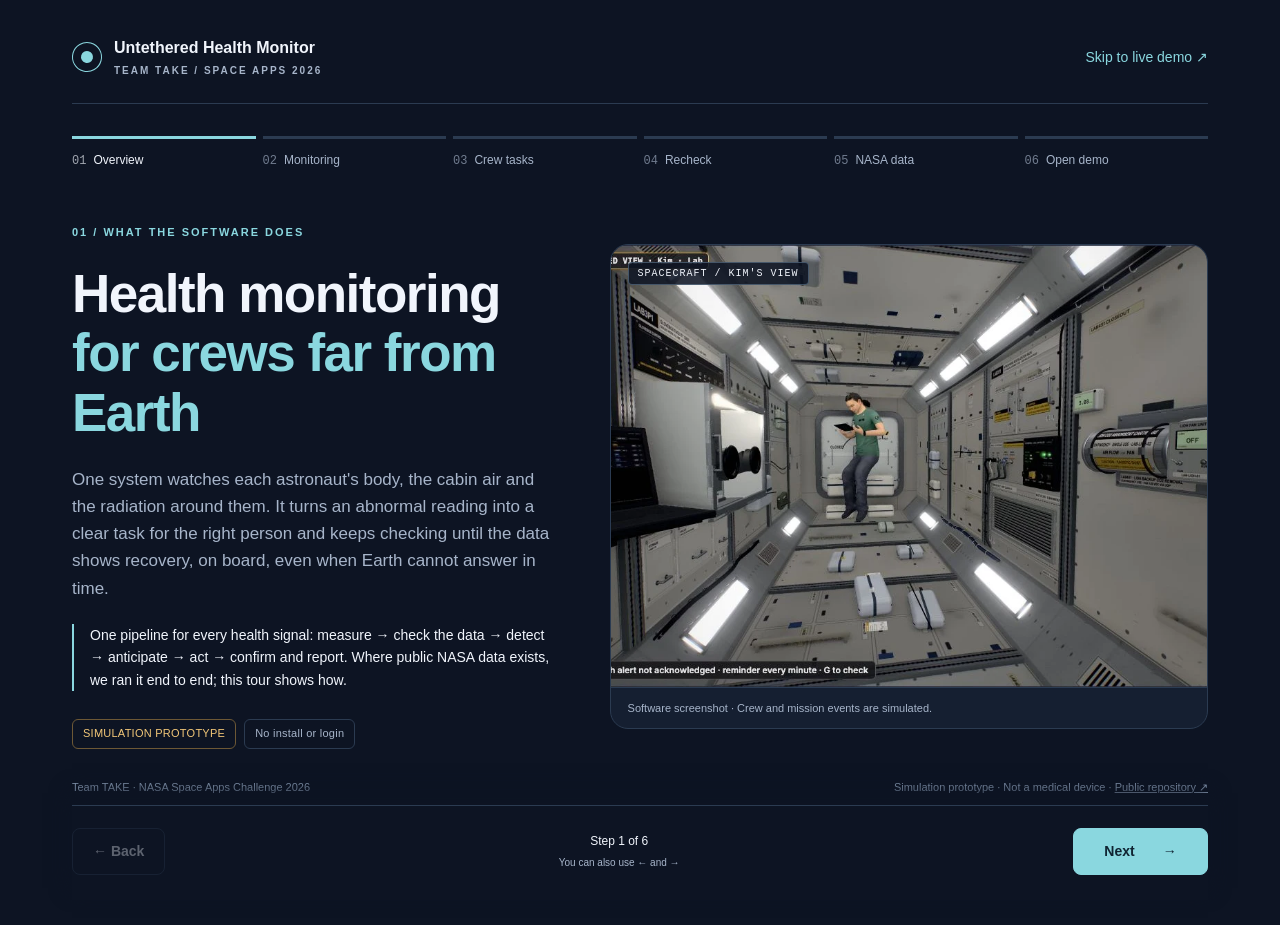
<file: media/judge-guide/index.html>
<!doctype html>
<html lang="en">
<head>
<meta charset="utf-8">
<meta name="viewport" content="width=device-width,initial-scale=1">
<meta name="description" content="How Untethered Health Monitor works: health readings, crew tasks, recovery checks and NASA datasets. Team TAKE, NASA Space Apps 2026.">
<title>Start here · Untethered Health Monitor</title>
<style>
:root{color-scheme:dark;--bg:#0d1423;--panel:#151f31;--ink:#f1f5fc;--muted:#a7b5ca;--line:#2b3b51;--cyan:#8ad7df;--gold:#f2c778}
*{box-sizing:border-box}body{margin:0;background:var(--bg);color:var(--ink);font:16px/1.6 -apple-system,BlinkMacSystemFont,"Segoe UI",sans-serif}a{color:var(--cyan)}button,a{-webkit-tap-highlight-color:transparent}button{font:inherit}a:focus-visible,button:focus-visible,summary:focus-visible{outline:3px solid var(--gold);outline-offset:5px}button{cursor:pointer}button:disabled{opacity:.35;cursor:default}[hidden]{display:none!important}
.shell{max-width:1200px;margin:auto;padding:0 32px 105px}.top{display:flex;align-items:center;justify-content:space-between;gap:24px;min-height:92px;border-bottom:1px solid var(--line)}.brand{display:flex;align-items:center;gap:12px;text-decoration:none;color:var(--ink);font-size:16px;font-weight:700;line-height:1.3}.orbit{width:30px;height:30px;border:1px solid var(--cyan);border-radius:50%;display:grid;place-items:center;transform:rotate(-30deg)}.orbit:after{content:"";width:12px;height:12px;border-radius:50%;background:var(--cyan)}.brand small{display:block;color:var(--muted);font-size:10px;letter-spacing:2px;margin-top:5px}.skip{font-size:14px;text-decoration:none;white-space:nowrap}.eyebrow{text-transform:uppercase;font-size:11px;font-weight:700;letter-spacing:2px;color:var(--cyan);margin:0 0 20px}.steps{display:flex;gap:7px;margin:26px 0 32px;padding:0;list-style:none}.steps li{flex:1;min-width:0}.steps button{width:100%;background:none;border:0;border-top:3px solid var(--line);padding:12px 0;text-align:left;color:var(--muted);font-size:12px}.steps button[aria-current=step]{border-color:var(--cyan);color:var(--ink)}.steps button.past{border-color:#4d7a89}.step-number{font:12px ui-monospace,monospace;margin-right:7px;opacity:.65}
.slide{padding:0 0 30px;margin:0 0 20px}.enhanced .slide{animation:arrive .25s ease-out;min-height:510px;margin:0}.split{display:grid;grid-template-columns:.9fr 1.1fr;gap:48px;align-items:center}.copy h1,.copy h2,.section-title{font-size:clamp(34px,4.2vw,53px);line-height:1.12;letter-spacing:-1.5px;font-weight:650;margin:0 0 24px}.copy h1 em{font-style:normal;color:var(--cyan)}.copy p{font-size:17px;color:var(--muted);margin:0 0 22px;max-width:480px}.copy .eyebrow{color:var(--cyan);font-size:11px}.meta{display:flex;flex-wrap:wrap;gap:8px;margin-top:28px}.tag{display:inline-block;border:1px solid var(--line);padding:5px 10px;border-radius:6px;color:var(--muted);font-size:11px;letter-spacing:.25px}.tag.sim{color:var(--gold);border-color:#6d5835}.visual{position:relative;margin:0;border:1px solid var(--line);border-radius:18px;background:var(--panel);overflow:hidden}.visual img{display:block;width:100%;height:auto}.visual.hero img{aspect-ratio:1.35;object-fit:cover}.visual.body img{max-height:393px;object-fit:contain;background:#101010}.visual figcaption{padding:12px 17px;font-size:11px;color:var(--muted);border-top:1px solid var(--line);line-height:1.5}.visual.hero:before{content:"SPACECRAFT / KIM'S VIEW";position:absolute;top:17px;left:17px;z-index:1;padding:5px 9px;background:#0d1423dd;border:1px solid #7997af77;border-radius:4px;font:10px ui-monospace,monospace;letter-spacing:1px}.note{border-left:2px solid var(--cyan);padding-left:16px;color:var(--ink)!important;font-size:14px!important}.cue{display:flex;gap:12px;align-items:center;margin:12px 0;color:var(--ink);font-size:14px}.cue span{height:25px;width:25px;flex:0 0 25px;display:grid;place-items:center;border-radius:50%;background:#25394c;color:var(--cyan);font:12px ui-monospace,monospace}
.section-intro{color:var(--muted);margin:-8px 0 28px;max-width:750px;font-size:17px}.crew-grid{display:grid;grid-template-columns:repeat(4,1fr);gap:14px}.crew{border:1px solid var(--line);border-radius:14px;padding:23px 20px;background:var(--panel)}.crew .portrait{width:58px;height:58px;border:5px solid #334257;outline:1px solid var(--line);border-radius:22px;background:#0d1423;display:grid;place-items:center;font-size:22px;color:var(--crew);margin-bottom:25px}.crew h3{margin:0;font-size:21px}.crew .role{font-size:10px;text-transform:uppercase;letter-spacing:1.5px;color:var(--crew);margin:5px 0 23px}.crew h4{font-size:16px;line-height:1.4;margin:0 0 9px;font-weight:600}.crew p{font-size:13px;color:var(--muted);margin:0}.scenario-caption{font-size:12px;color:var(--muted);margin:22px 0 0}.checkline{display:grid;grid-template-columns:1fr 1fr 1fr;gap:8px;margin:26px 0}.checkpoint{padding:14px 18px;border:1px solid var(--line);border-radius:10px;font-size:13px;color:var(--muted);background:var(--panel)}.checkpoint strong{display:block;color:var(--ink);font-size:16px;margin-top:4px}.checkpoint.wait{border-color:#816736}.checkpoint.wait strong{color:var(--gold)}.evidence{max-width:920px}.evidence img{width:100%}details{margin-top:20px;border-top:1px solid var(--line);padding-top:12px;max-width:920px}summary{color:var(--cyan);cursor:pointer;font-size:14px}details p{font-size:14px;color:var(--muted);margin:10px 0}
.data-layout{display:grid;grid-template-columns:1.05fr .95fr;gap:35px;align-items:start}.data-list{margin:0}.data-item{padding:13px 0;border-top:1px solid var(--line)}.data-item:first-child{padding-top:0;border-top:0}.data-item h3{font-size:16px;margin:0 0 5px}.data-item p{color:var(--muted);font-size:13px;margin:0}.data-item a{display:inline-block;font-size:12px;margin-top:5px;text-underline-offset:4px}.data-visual img{max-height:250px;object-fit:cover;object-position:center}.data-note{font-size:12px;color:var(--muted);padding:16px;margin:0}.data-note strong{color:var(--gold)}.launches{display:grid;grid-template-columns:repeat(3,1fr);gap:14px;margin-top:25px}.launch{display:block;border:1px solid var(--line);border-radius:12px;padding:20px;text-decoration:none;background:var(--panel);transition:transform .15s,border-color .15s}.launch:hover{border-color:var(--cyan);transform:translateY(-2px)}.launch strong{display:block;font-size:18px;color:var(--ink);margin:7px 0}.launch span{font-size:11px;letter-spacing:1px;text-transform:uppercase;color:var(--cyan)}.launch p{font-size:13px;color:var(--muted);margin:0}.launch .how{font-size:12px;color:var(--ink);margin-top:12px}.quick-links{display:flex;flex-wrap:wrap;gap:22px;font-size:13px;margin:22px 0}.controls{position:fixed;bottom:0;left:50%;transform:translateX(-50%);width:calc(100% - 64px);max-width:1136px;z-index:10;box-shadow:0 -12px 20px var(--bg);display:flex;align-items:center;justify-content:space-between;gap:16px;padding:22px 0 25px;border-top:1px solid var(--line);background:var(--bg)}.button{display:inline-flex;align-items:center;justify-content:center;gap:28px;min-height:47px;border:1px solid var(--line);border-radius:8px;background:none;color:var(--ink);padding:10px 20px;text-decoration:none;font-size:14px;font-weight:600}.button.primary{background:var(--cyan);border-color:var(--cyan);color:#102432;min-width:135px}.progress{font-size:12px;color:var(--muted);text-align:center}.progress strong{color:var(--ink);font-weight:500}.key-hint{display:block;font-size:10px;margin-top:3px}.footer{display:flex;justify-content:space-between;gap:20px;padding:0 0 24px;color:#8698b1;font-size:11px}.footer a{color:inherit}.sr-only{position:absolute;width:1px;height:1px;overflow:hidden;clip:rect(0,0,0,0);white-space:nowrap}.noscript{padding:12px;background:#26344a}
.monitor-list{margin-bottom:20px}.monitor-list>div{border-top:1px solid var(--line);padding:9px 0}.monitor-list strong{font-size:14px}.monitor-list p{font-size:13px!important;margin:3px 0 0!important}.reading-pair{display:grid;grid-template-columns:1fr;gap:14px;max-width:920px}.reading-pair img{max-height:114px;object-fit:contain;object-position:left;background:#252529}@keyframes arrive{from{opacity:1;transform:translateY(6px)}to{opacity:1;transform:none}}@media(prefers-reduced-motion:reduce){*{animation:none!important;transition:none!important}}
@media(min-width:1000px) and (min-height:820px){.shell{padding-top:12px}.enhanced .slide{min-height:550px}.steps{margin-top:32px;margin-bottom:42px}}
@media(min-width:761px) and (max-height:800px){.top{min-height:72px}.steps{margin:18px 0 24px}.enhanced .slide{min-height:420px}.copy h1,.copy h2,.section-title{font-size:44px;margin-bottom:18px}.copy p{font-size:15px;margin-bottom:17px}.copy .eyebrow{font-size:10px;margin-bottom:15px}.visual.hero img{max-height:345px;aspect-ratio:auto;object-fit:cover}.visual.body img{max-height:330px}.meta{margin-top:17px}.crew{padding:18px}.crew .portrait{margin-bottom:17px}.crew .role{margin-bottom:16px}}
@media(max-width:760px){.shell{padding:0 20px 95px}.top{min-height:80px;gap:14px}.brand{font-size:14px}.skip{font-size:12px}.brand small{font-size:9px}.steps{margin:20px 0 24px;gap:6px}.steps button{font-size:0;padding:8px 0}.step-number{font-size:11px}.split,.data-layout{grid-template-columns:1fr;gap:23px}.copy h1,.copy h2,.section-title{font-size:37px;letter-spacing:-1px;margin-bottom:18px}.copy p{font-size:16px;max-width:none}.copy .eyebrow{margin-bottom:14px}.visual.hero img{aspect-ratio:1.7}.visual.body img{max-height:320px}.meta{margin-top:16px}.enhanced .slide{min-height:0;padding-bottom:24px}.crew-grid{grid-template-columns:1fr 1fr;gap:10px}.crew{padding:18px 15px}.crew .portrait{margin-bottom:17px;width:48px;height:48px;font-size:18px}.crew .role{margin-bottom:15px;font-size:9px}.crew h4{font-size:14px}.crew p{font-size:12px}.checkline{grid-template-columns:1fr;gap:8px;margin:18px 0}.checkpoint{display:flex;justify-content:space-between;align-items:center;padding:11px 13px}.checkpoint strong{font-size:14px;margin:0}.controls{width:calc(100% - 40px);padding:16px 0;box-shadow:0 -12px 20px var(--bg)}.key-hint{display:none}.footer{display:block;font-size:10px}.footer span{display:block;margin:6px 0}.button{padding:10px 14px;gap:12px;font-size:13px}.button.primary{min-width:115px}.launches{grid-template-columns:1fr}.section-intro{font-size:15px}.data-visual img{max-height:220px}.eyebrow{margin-bottom:15px}}
</style>
</head>
<body>
<div class="shell">
 <header class="top"><a class="brand" href="../../index.html"><span class="orbit" aria-hidden="true"></span><span>Untethered Health Monitor<small>TEAM TAKE / SPACE APPS 2026</small></span></a><a class="skip" href="../../app.html?t=14:48&amp;play=1&amp;speed=10">Skip to live demo ↗</a></header>
 <nav aria-label="Tour steps" id="step-nav" hidden><ol class="steps">
  <li><button type="button" data-go="0"><span class="step-number">01</span>Overview</button></li>
  <li><button type="button" data-go="1"><span class="step-number">02</span>Monitoring</button></li>
  <li><button type="button" data-go="2"><span class="step-number">03</span>Crew tasks</button></li>
  <li><button type="button" data-go="3"><span class="step-number">04</span>Recheck</button></li>
  <li><button type="button" data-go="4"><span class="step-number">05</span>NASA data</button></li>
  <li><button type="button" data-go="5"><span class="step-number">06</span>Open demo</button></li>
 </ol></nav>
 <noscript><p class="noscript">JavaScript is off. All six steps are shown below; the live-demo links still work.</p></noscript>
 <main id="tour">
  <section class="slide" data-step="0" aria-labelledby="title-0"><div class="split">
   <div class="copy"><p class="eyebrow">01 / What the software does</p><h1 id="title-0" tabindex="-1">Health monitoring<br><em>for crews far from Earth</em></h1><p>One system watches each astronaut's body, the cabin air and the radiation around them. It turns an abnormal reading into a clear task for the right person and keeps checking until the data shows recovery, on board, even when Earth cannot answer in time.</p><p class="note">One pipeline for every health signal: measure → check the data → detect → anticipate → act → confirm and report. Where public NASA data exists, we ran it end to end; this tour shows how.</p><div class="meta"><span class="tag sim">SIMULATION PROTOTYPE</span><span class="tag">No install or login</span></div></div>
   <figure class="visual hero"><img src="cabin.webp" alt="The prototype's simulated spacecraft cabin from Kim's first-person view" width="1014" height="640"><figcaption>Software screenshot · Crew and mission events are simulated.</figcaption></figure>
  </div></section>
  <section class="slide" data-step="1" aria-labelledby="title-1"><div class="split">
   <div class="copy"><p class="eyebrow">02 / What is monitored</p><h2 id="title-1" tabindex="-1">Body, cabin,<br>radiation and data</h2><div class="monitor-list">
    <div><strong>Vital signs</strong><p>Heart rate, oxygen saturation, blood pressure and temperature.</p></div>
    <div><strong>Symptoms and daily condition</strong><p>Reported headache, fatigue, sleep and mood.</p></div>
    <div><strong>Environment</strong><p>Cabin CO₂, temperature, humidity and radiation.</p></div>
    <div><strong>Reading quality</strong><p>Source, time since measurement, missing data and poor sensor contact.</p></div>
    <div><strong>Ready to connect</strong><p>Oxygen partial pressure, cabin pressure, ammonia, noise, personal dosimeter, body mass, vision checks and blood glucose. A new signal is a sensor entry, a rule and a procedure in data files, not new code.</p></div>
   </div><p class="note">Every reading carries its source and age. A missing or poor-contact reading is measured again, never treated as healthy.</p></div>
   <figure class="visual body"><img src="body.webp" alt="Kim's tablet showing a body map, reported headache, measurement sources and simulation labels" width="1189" height="891"><figcaption>Kim's tablet at 15:12 · Symptoms and crew readings are simulated.</figcaption></figure>
  </div></section>
  <section class="slide" data-step="2" aria-labelledby="title-2"><p class="eyebrow">03 / Assign tasks</p><h2 class="section-title" id="title-2" tabindex="-1">Who does what</h2><p class="section-intro">In the cabin incident, each person receives a different task. Kim and Lee report their condition, Ana handles equipment, and Raj reviews health information and ground advice.</p>
   <div class="crew-grid">
    <article class="crew" style="--crew:#e6a8d5"><div class="portrait" aria-hidden="true">K</div><h3>Kim</h3><p class="role">Affected crew member</p><h4>Check symptoms</h4><p>Report the headache. Repeat the oxygen reading after correcting poor sensor contact.</p></article>
    <article class="crew" style="--crew:#afbbf5"><div class="portrait" aria-hidden="true">L</div><h3>Lee</h3><p class="role">Second affected crew member</p><h4>Report own condition</h4><p>Complete Lee’s own symptom check and measurements.</p></article>
    <article class="crew" style="--crew:#f2c778"><div class="portrait" aria-hidden="true">A</div><h3>Ana</h3><p class="role">Equipment operator</p><h4>Restart the CO₂ scrubber</h4><p>Restart the assigned device. Check whether the command succeeded.</p></article>
    <article class="crew" style="--crew:#8ad7df"><div class="portrait" aria-hidden="true">R</div><h3>Raj</h3><p class="role">Crew medical officer</p><h4>Review health and advice</h4><p>Review the crew reports. Accept or decline delayed ground advice with a reason.</p></article>
   </div><p class="scenario-caption">These are the roles in the recorded spacecraft scenario. Open the app in step 6 to see the task lists.</p>
  </section>
  <section class="slide" data-step="3" aria-labelledby="title-3"><p class="eyebrow">04 / Check the reading and the result</p><h2 class="section-title" id="title-3" tabindex="-1">An unreliable reading needs a repeat</h2><p class="section-intro">Kim’s oxygen reading is 91%, with poor sensor contact flagged. The tablet asks for another measurement. The later reading is 97%. Both values are simulated.</p>
   <div class="reading-pair">
    <figure class="visual"><img src="spo2-before.webp" alt="Simulated oxygen reading of 91 percent, marked poor contact and re-measure" width="916" height="114"><figcaption>15:08:30 · Poor contact. Repeat the measurement.</figcaption></figure>
    <figure class="visual"><img src="spo2-after.webp" alt="Later simulated oxygen reading of 97 percent, measured 60 seconds ago" width="916" height="85"><figcaption>15:10 · Review the new reading and its timestamp.</figcaption></figure>
   </div>
   <p class="note" style="margin-top:22px">This demonstrates a data-quality check. It does not establish a diagnosis or show a treatment effect.</p>
   <details><summary>Equipment tasks also need a result check</summary><p>Ana’s CO₂ scrubber restart reports success, but the task remains open while the system waits for readings that meet the procedure’s recovery conditions. The crew medical officer reviews health evidence and signs off where required.</p><figure class="visual evidence"><img src="verification.webp" alt="Scrubber restart succeeded; task still waiting for data" width="830" height="162"><figcaption>Software screenshot · A successful command does not close the incident.</figcaption></figure></details>
  </section>
  <section class="slide" data-step="4" aria-labelledby="title-4"><p class="eyebrow">05 / Radiation response and NASA data</p><h2 class="section-title" id="title-4" tabindex="-1">Where NASA data exists, it runs end to end</h2><div class="data-layout">
   <div class="data-list">
    <article class="data-item"><h3>Curiosity MSL-RAD → Mars radiation alert</h3><p>The Mars alert uses surface radiation measurements from May 2024. We shift the timestamps and keep the measured dose rates. The readings describe the area, not each astronaut’s dose.</p><a href="https://visualization.osdr.nasa.gov/radlab/api/?spacecraft=Curiosity&amp;instrument=MSL-RAD&amp;timestamp%3E=2024-05-16T00:00&amp;timestamp%3C2024-05-26T00:00&amp;absorbed_dose_rate&amp;format=csv" target="_blank" rel="noopener noreferrer">NASA RadLab source ↗</a></article>
    <article class="data-item"><h3>ISS EDA → Cabin history</h3><p>ISS measurements provide CO₂ history before the scenario starts, plus temperature and humidity data. CO₂ during the scenario is simulated.</p><a href="https://visualization.osdr.nasa.gov/eda/dashboard_RR-1" target="_blank" rel="noopener noreferrer">NASA Environmental Data App ↗</a></article>
    <article class="data-item"><h3>Orion HERA + Curiosity route</h3><p>Orion HERA measurements provide the spacecraft’s radiation background. Curiosity waypoints define the route for the simulated rover trip.</p><a href="https://visualization.osdr.nasa.gov/radlab/api/" target="_blank" rel="noopener noreferrer">NASA RadLab ↗</a> · <a href="https://science.nasa.gov/mission/msl-curiosity/location-map/" target="_blank" rel="noopener noreferrer">Curiosity map ↗</a></article>
   </div>
   <figure class="visual data-visual"><img src="mars.webp" alt="The Mars simulation's helmet display with a solar particle event warning and NASA radiation data" width="1400" height="972"><figcaption>Software screenshot · Radiation alert: end the EVA and return to the rover.</figcaption><p class="data-note"><strong>What is simulated?</strong> Crew health readings, symptoms, equipment faults and mission events are simulated. The separate spacecraft radiation event uses a compressed 2017 curve with an assumed peak.</p></figure>
  </div></section>
  <section class="slide" data-step="5" aria-labelledby="title-5"><p class="eyebrow">06 / Run the software</p><h2 class="section-title" id="title-5" tabindex="-1">Open a demo</h2><p class="section-intro">Inspect the health tablet, follow the crew’s cabin tasks, or try the Mars radiation scenario. All three open in your browser.</p>
   <div class="launches">
    <a class="launch" href="../../app.html?app=tablet&amp;t=15:12" target="_blank" rel="noopener"><span>Crew health / Kim</span><strong>Open health tablet ↗</strong><p>Inspect vital signs, reported symptoms, sleep and reading quality at 15:12.</p><p class="how">Open My vitals, My body or Self-check.</p></a>
    <a class="launch" href="../../app.html?t=14:48&amp;play=1&amp;speed=10" target="_blank" rel="noopener"><span>Spacecraft / CO₂ incident</span><strong>Open spacecraft demo ↗</strong><p>Start at 14:48 as Kim. The CO₂ alert appears on the watch at 14:49.</p><p class="how">Drag to look · G: watch · T: tablet · Esc: return</p></a>
    <a class="launch" href="../../app.html?mission=rover&amp;t=10:01&amp;play=1&amp;speed=5" target="_blank" rel="noopener"><span>Mars / radiation incident</span><strong>Open Mars demo ↗</strong><p>Read the helmet radiation warning and the instruction to return to the rover.</p><p class="how">Look for WARNING and DOSE RATE REAL.</p></a>
   </div><div class="quick-links"><a href="../astro-health-monitor-narrated-720p.mp4?v=2" target="_blank" rel="noopener">Watch the 29.5-second video ↗</a><a href="../../index.html">Full project overview</a></div>
   <p class="scenario-caption">Use a desktop for the 3D app. Click once to enable sound. On a phone, use this guide or watch the video.<br>The prototype uses rules and written procedures. A generative AI agent is not connected.</p>
  </section>
 </main>
 <div class="controls" id="controls" hidden><button type="button" class="button" id="back">← Back</button><div class="progress"><strong id="position" aria-live="polite" aria-atomic="true">Step 1 of 6</strong><span class="key-hint">You can also use ← and →</span></div><button type="button" class="button primary" id="next">Next <span aria-hidden="true">→</span></button><a class="button primary" id="launch" href="../../app.html?t=14:48&amp;play=1&amp;speed=10" hidden>Launch demo ↗</a></div>
 <footer class="footer"><span>Team TAKE · NASA Space Apps Challenge 2026</span><span>Simulation prototype · Not a medical device · <a href="https://github.com/shyfox-01/astro-health-monitor">Public repository ↗</a></span></footer>
</div>
<script>
(()=>{'use strict';
 const slides=[...document.querySelectorAll('[data-step]')];
 const dots=[...document.querySelectorAll('[data-go]')];
 const back=document.getElementById('back'),next=document.getElementById('next'),launch=document.getElementById('launch'),position=document.getElementById('position');
 const readHash=()=>{const m=location.hash.match(/^#step-([1-6])$/);return m?Number(m[1])-1:0;};
 let active=readHash();
 function show(focus=false){
  slides.forEach((slide,i)=>{slide.hidden=i!==active;});
  dots.forEach((button,i)=>{if(i===active)button.setAttribute('aria-current','step');else button.removeAttribute('aria-current');button.classList.toggle('past',i<active);});
  back.disabled=active===0;next.hidden=active===slides.length-1;launch.hidden=!next.hidden;
  position.textContent=`Step ${active+1} of ${slides.length}`;
  document.title=`${active+1}/6 · ${['Overview','Monitoring','Crew tasks','Recheck','NASA data','Open demo'][active]} · Untethered Health Monitor`;
  if(focus){document.getElementById(`title-${active}`).focus({preventScroll:true});window.scrollTo({top:0,behavior:'instant'});}
 }
 function go(index){index=Math.max(0,Math.min(slides.length-1,index));if(index===active)return;location.hash=`step-${index+1}`;}
 back.addEventListener('click',()=>go(active-1));next.addEventListener('click',()=>go(active+1));
 dots.forEach(button=>button.addEventListener('click',()=>go(Number(button.dataset.go))));
 window.addEventListener('hashchange',()=>{active=readHash();show(true);});
 document.addEventListener('keydown',event=>{if(event.altKey||event.ctrlKey||event.metaKey||event.shiftKey||/INPUT|TEXTAREA|SELECT/.test(event.target.tagName)||event.target.isContentEditable)return;if(event.key==='ArrowRight'){event.preventDefault();go(active+1);}if(event.key==='ArrowLeft'){event.preventDefault();go(active-1);}});
 show();document.body.classList.add('enhanced');document.getElementById('step-nav').hidden=false;document.getElementById('controls').hidden=false;
})();
</script>
</body>
</html>
</file>
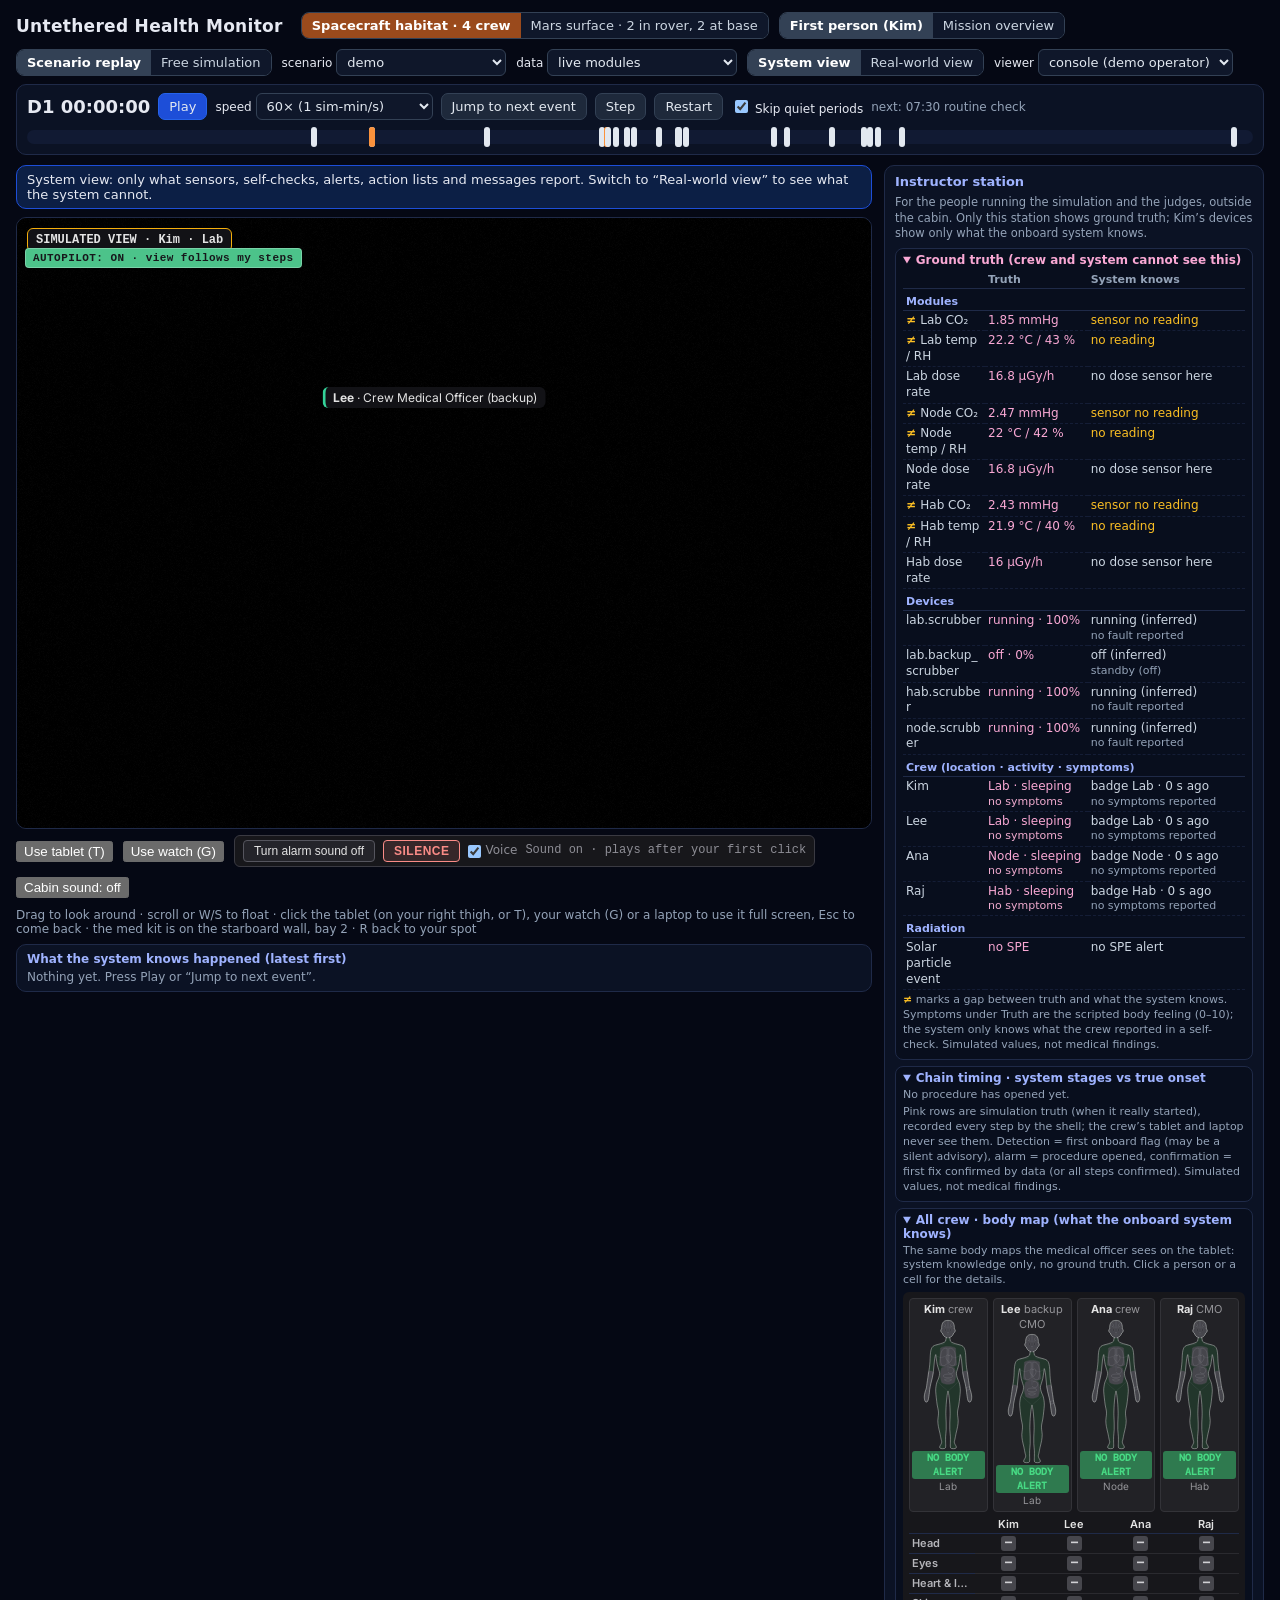
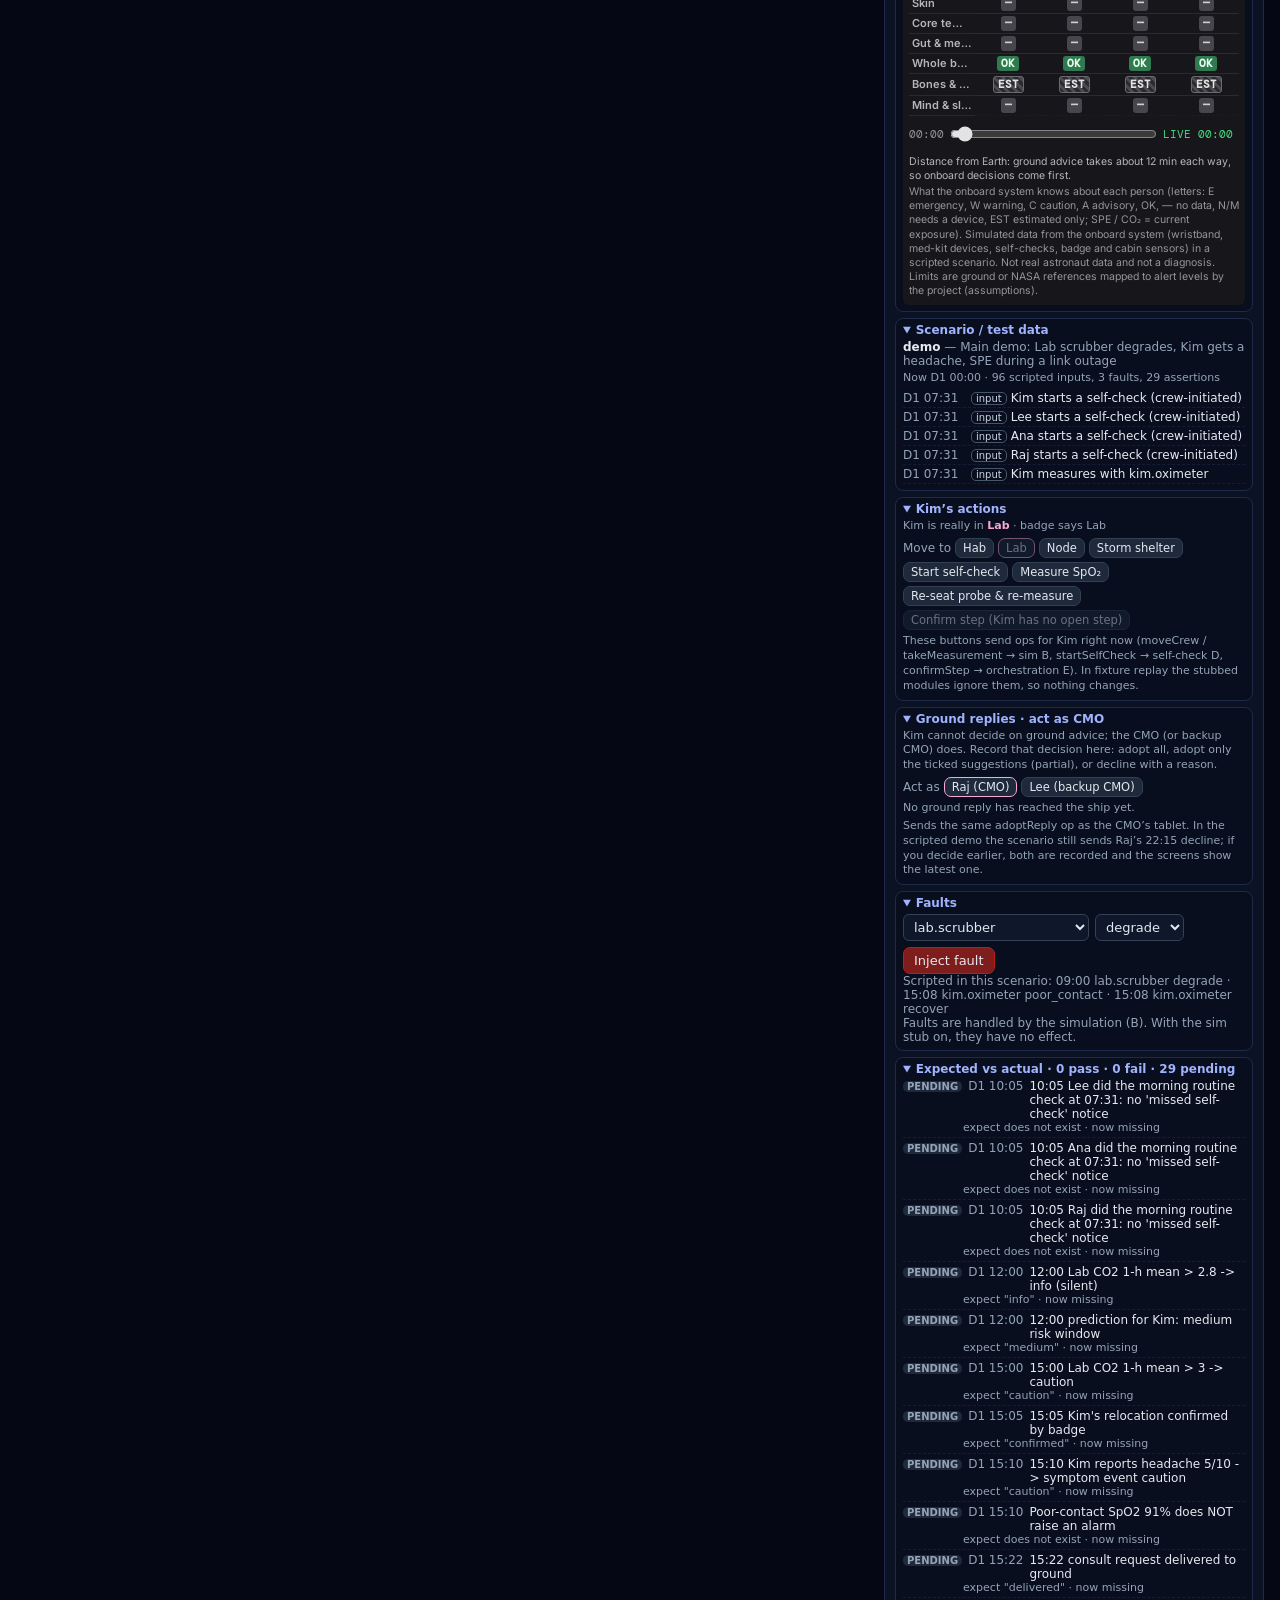
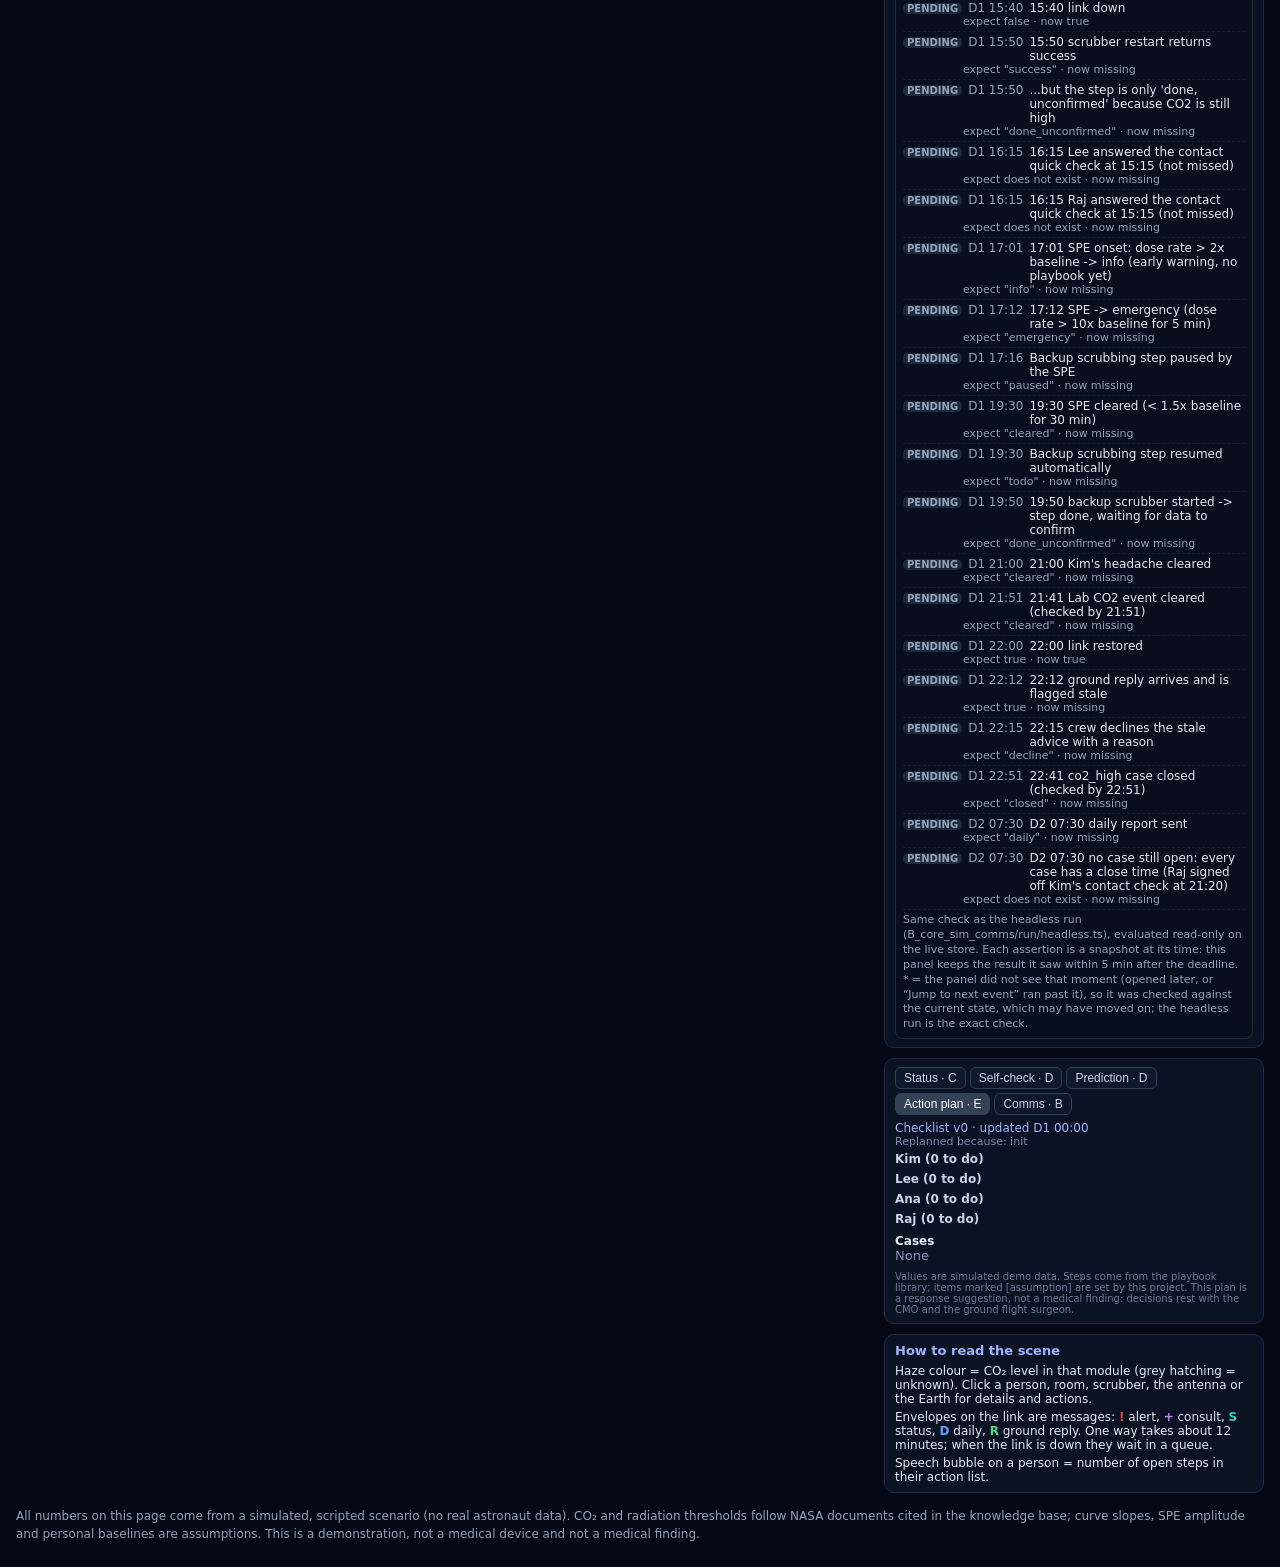
<file: app.html>
<!doctype html>
<html lang="en">
  <head>
    <meta charset="UTF-8" />
    <meta name="viewport" content="width=device-width, initial-scale=1.0" />
    <title>Untethered Health Monitor</title>
    <script type="module" crossorigin src="./assets/index-Ci2dodQh.js"></script>
    <link rel="stylesheet" crossorigin href="./assets/index-Bk2orRos.css">
  </head>
  <body>
    <div id="root"></div>
  </body>
</html>
</file>
<file: assets/index-Bk2orRos.css>
@font-face{font-family:Inter;font-style:normal;font-weight:400;font-display:swap;src:url(./inter-latin-400-normal-C38fXH4l.woff2) format("woff2")}@font-face{font-family:Inter;font-style:normal;font-weight:500;font-display:swap;src:url(./inter-latin-500-normal-Cerq10X2.woff2) format("woff2")}@font-face{font-family:Inter;font-style:normal;font-weight:600;font-display:swap;src:url(./inter-latin-600-normal-LgqL8muc.woff2) format("woff2")}@font-face{font-family:Inter;font-style:normal;font-weight:700;font-display:swap;src:url(./inter-latin-700-normal-Yt3aPRUw.woff2) format("woff2")}@font-face{font-family:DM Mono;font-style:normal;font-weight:400;font-display:swap;src:url(./dm-mono-latin-400-normal-4GdczIuU.woff2) format("woff2")}@font-face{font-family:DM Mono;font-style:normal;font-weight:500;font-display:swap;src:url(./dm-mono-latin-500-normal-DRMDZjhP.woff2) format("woff2")}@font-face{font-family:Public Sans;font-style:normal;font-weight:400;font-display:swap;src:url(./public-sans-latin-400-normal-8Rpg0ruU.woff2) format("woff2")}@font-face{font-family:Public Sans;font-style:normal;font-weight:600;font-display:swap;src:url(./public-sans-latin-600-normal-Fru-LXNs.woff2) format("woff2")}
</file>
